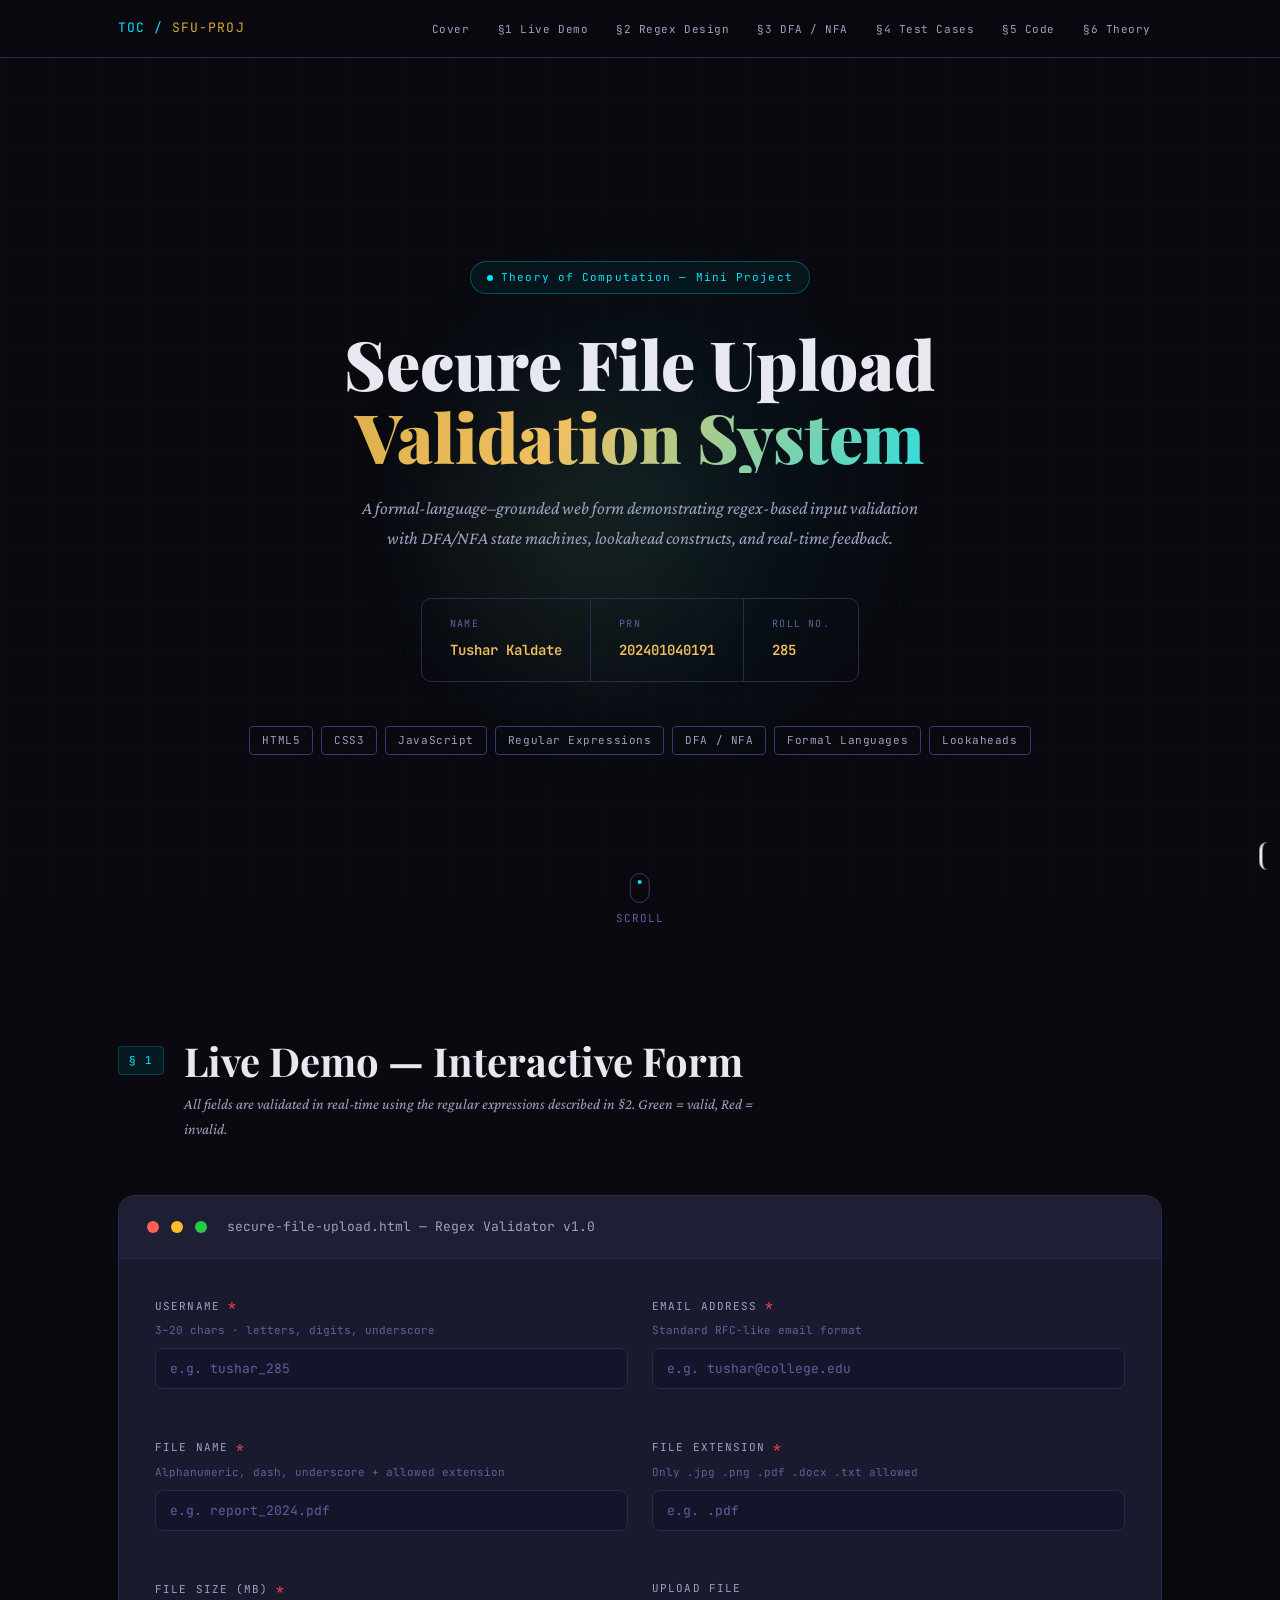
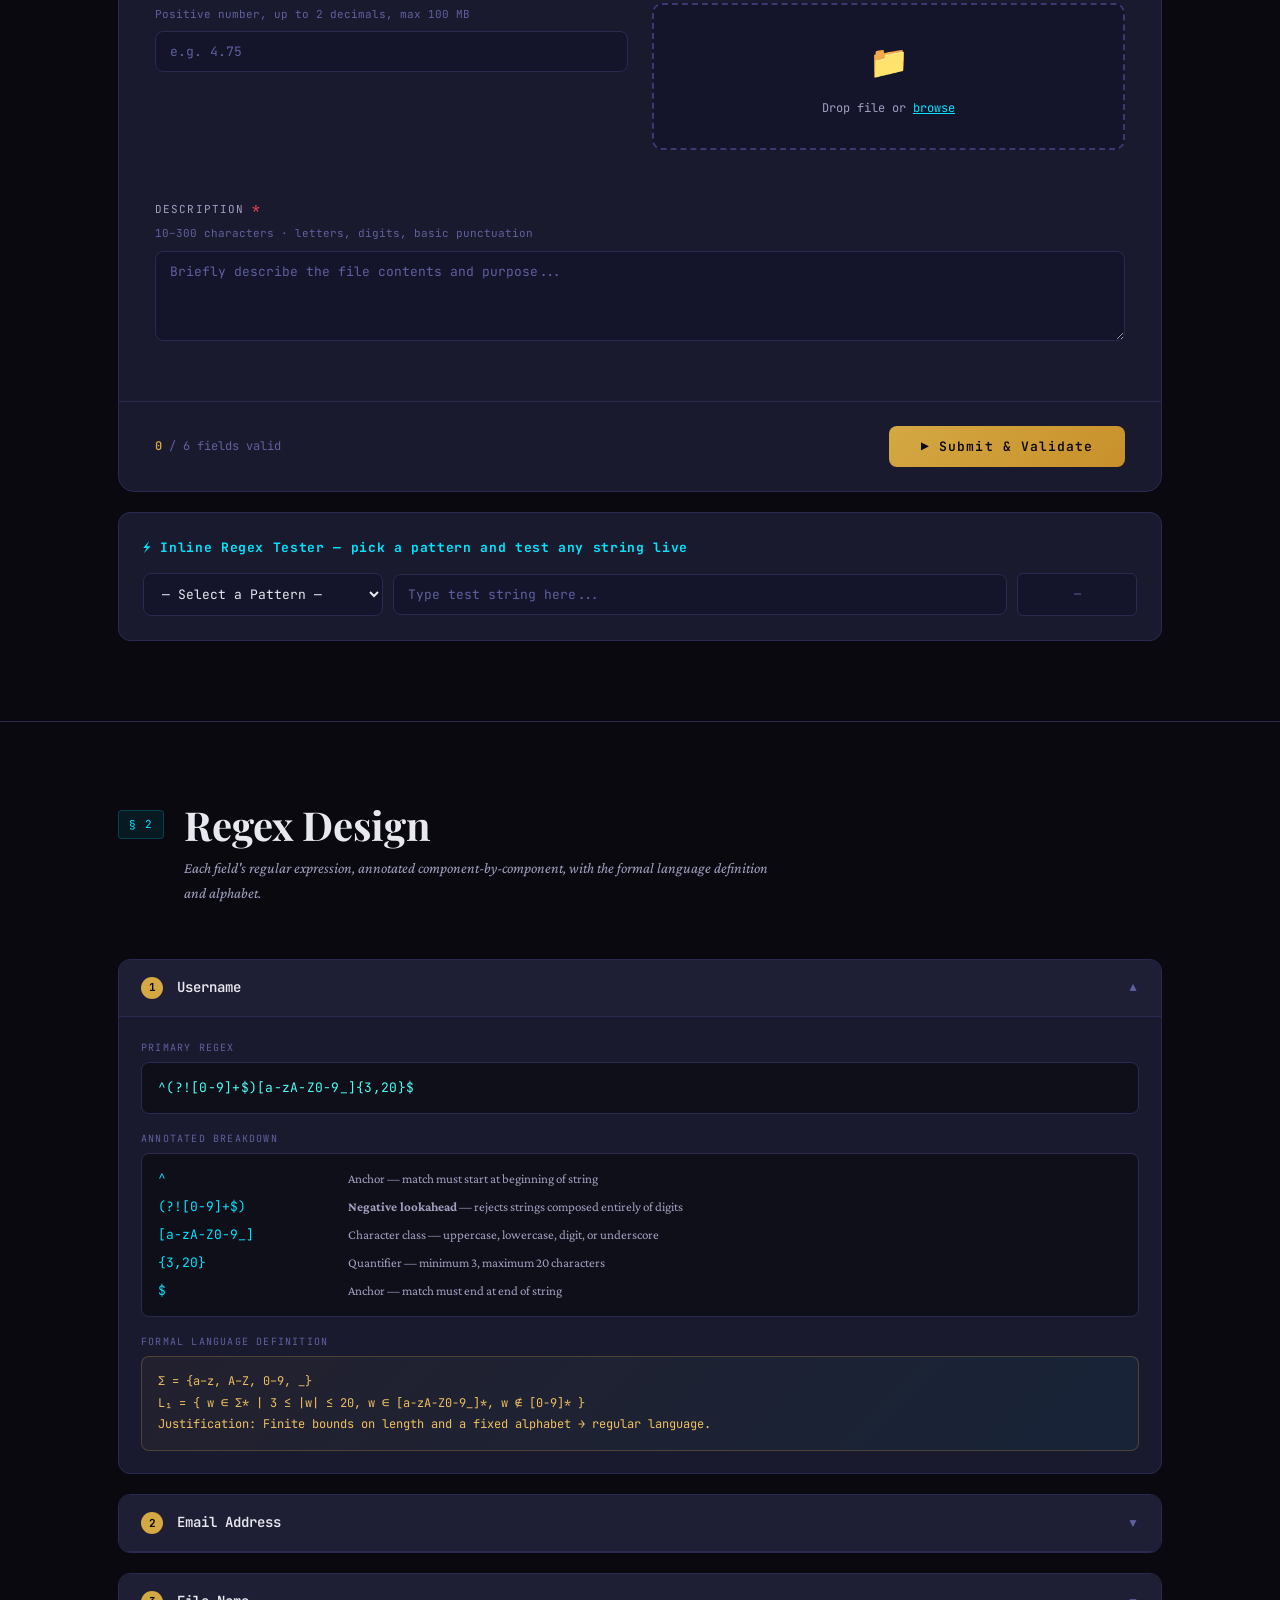
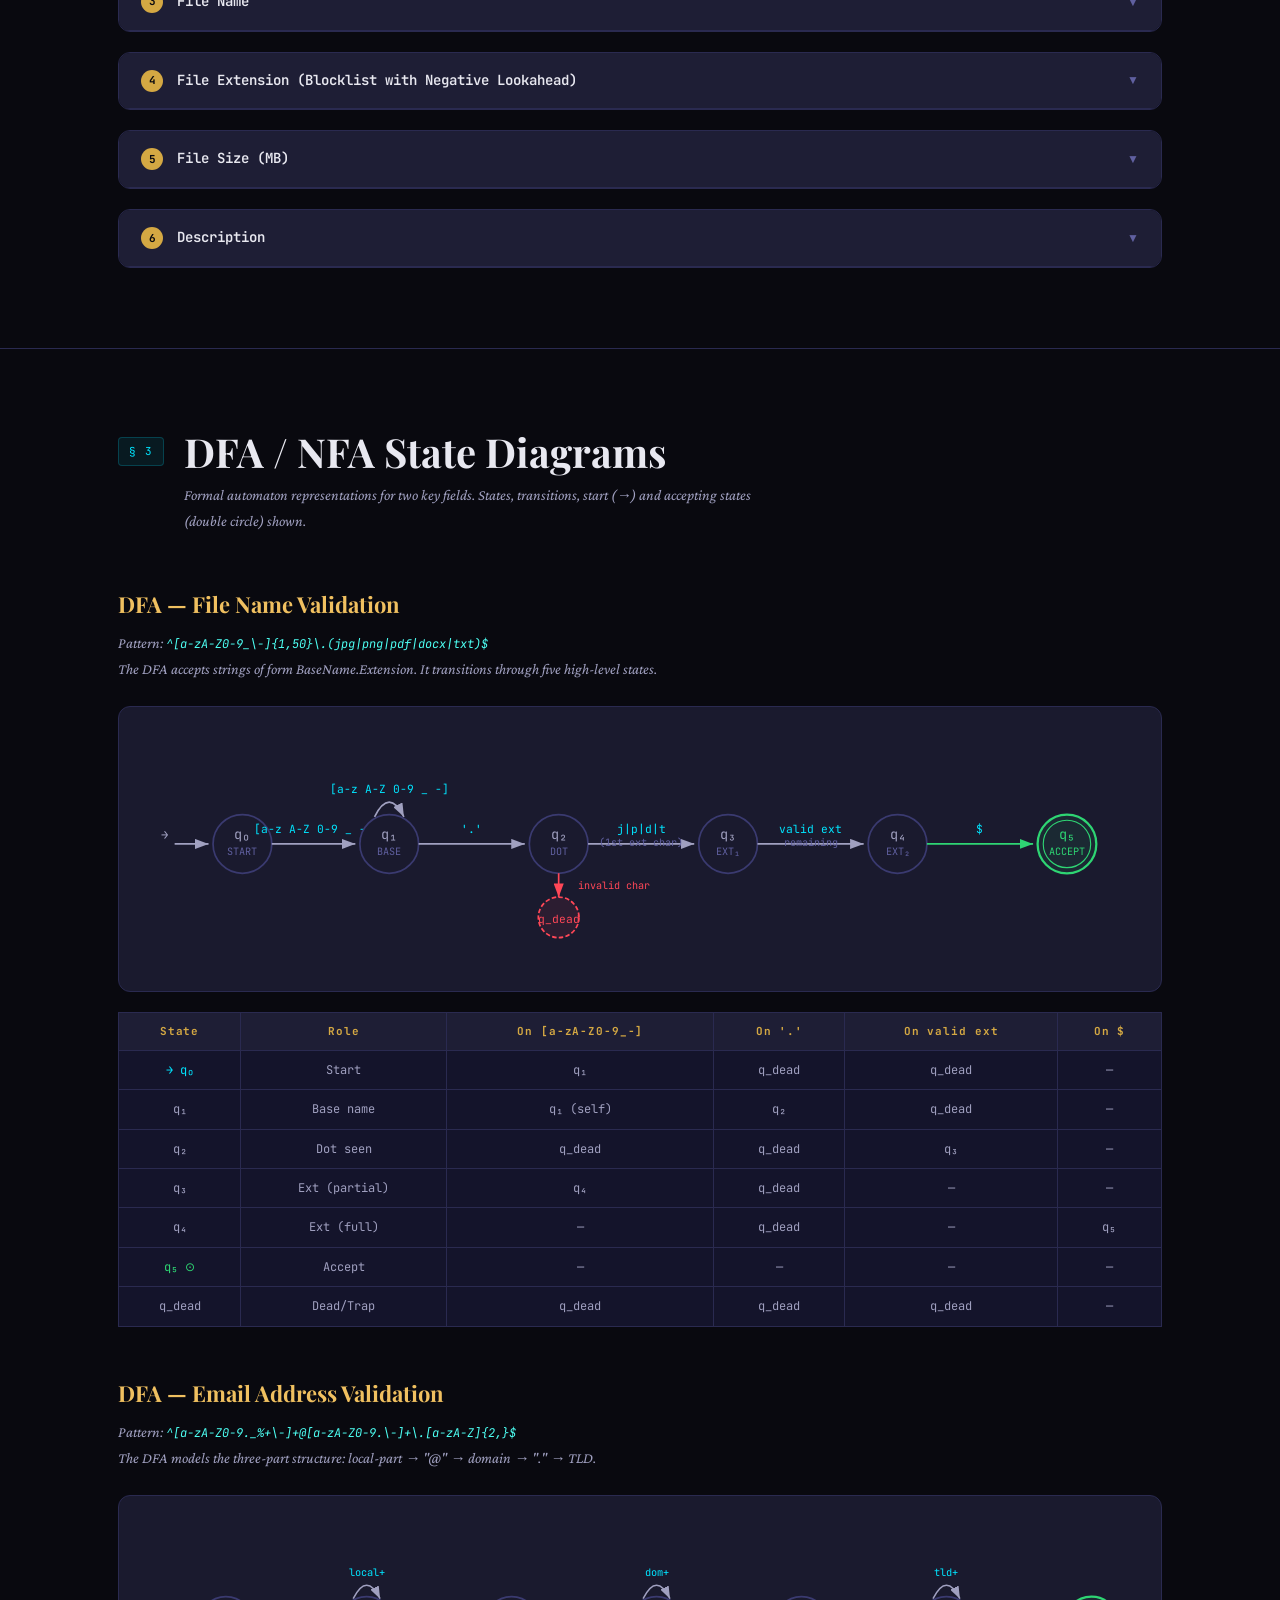
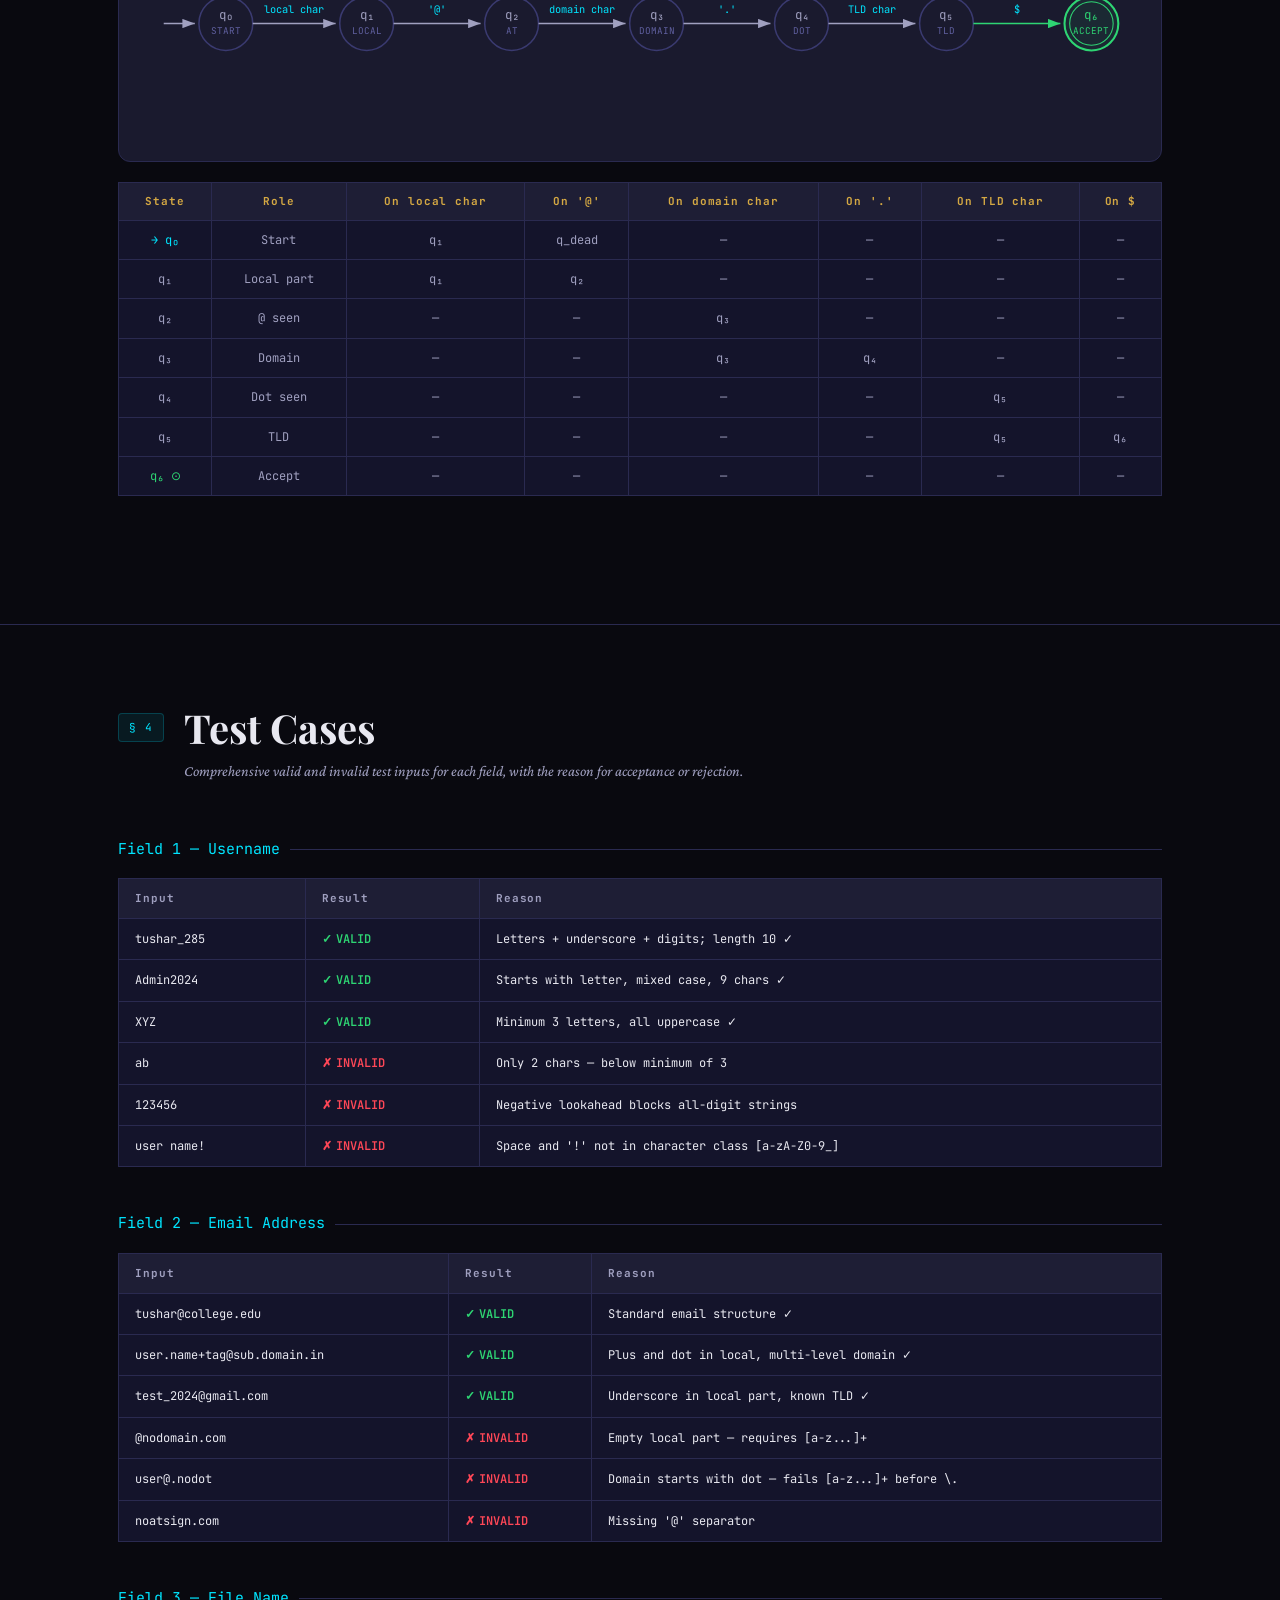
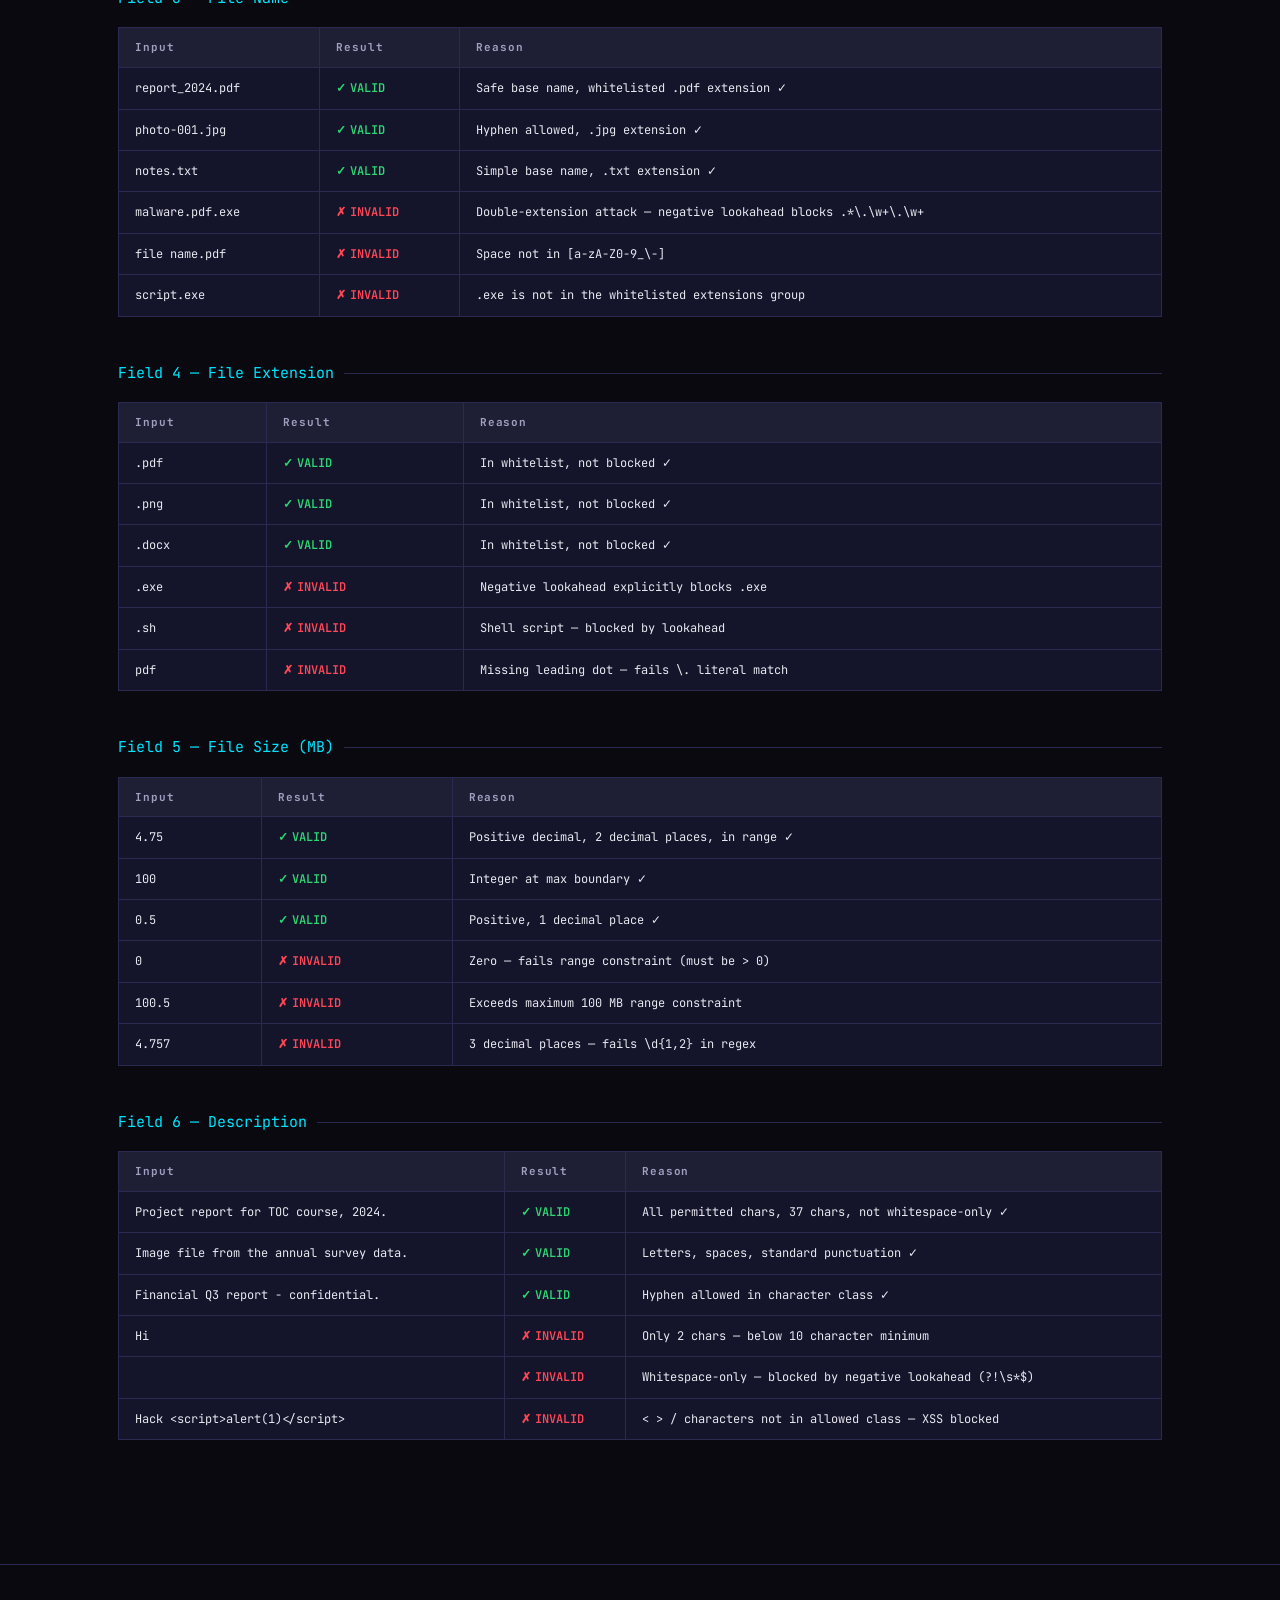
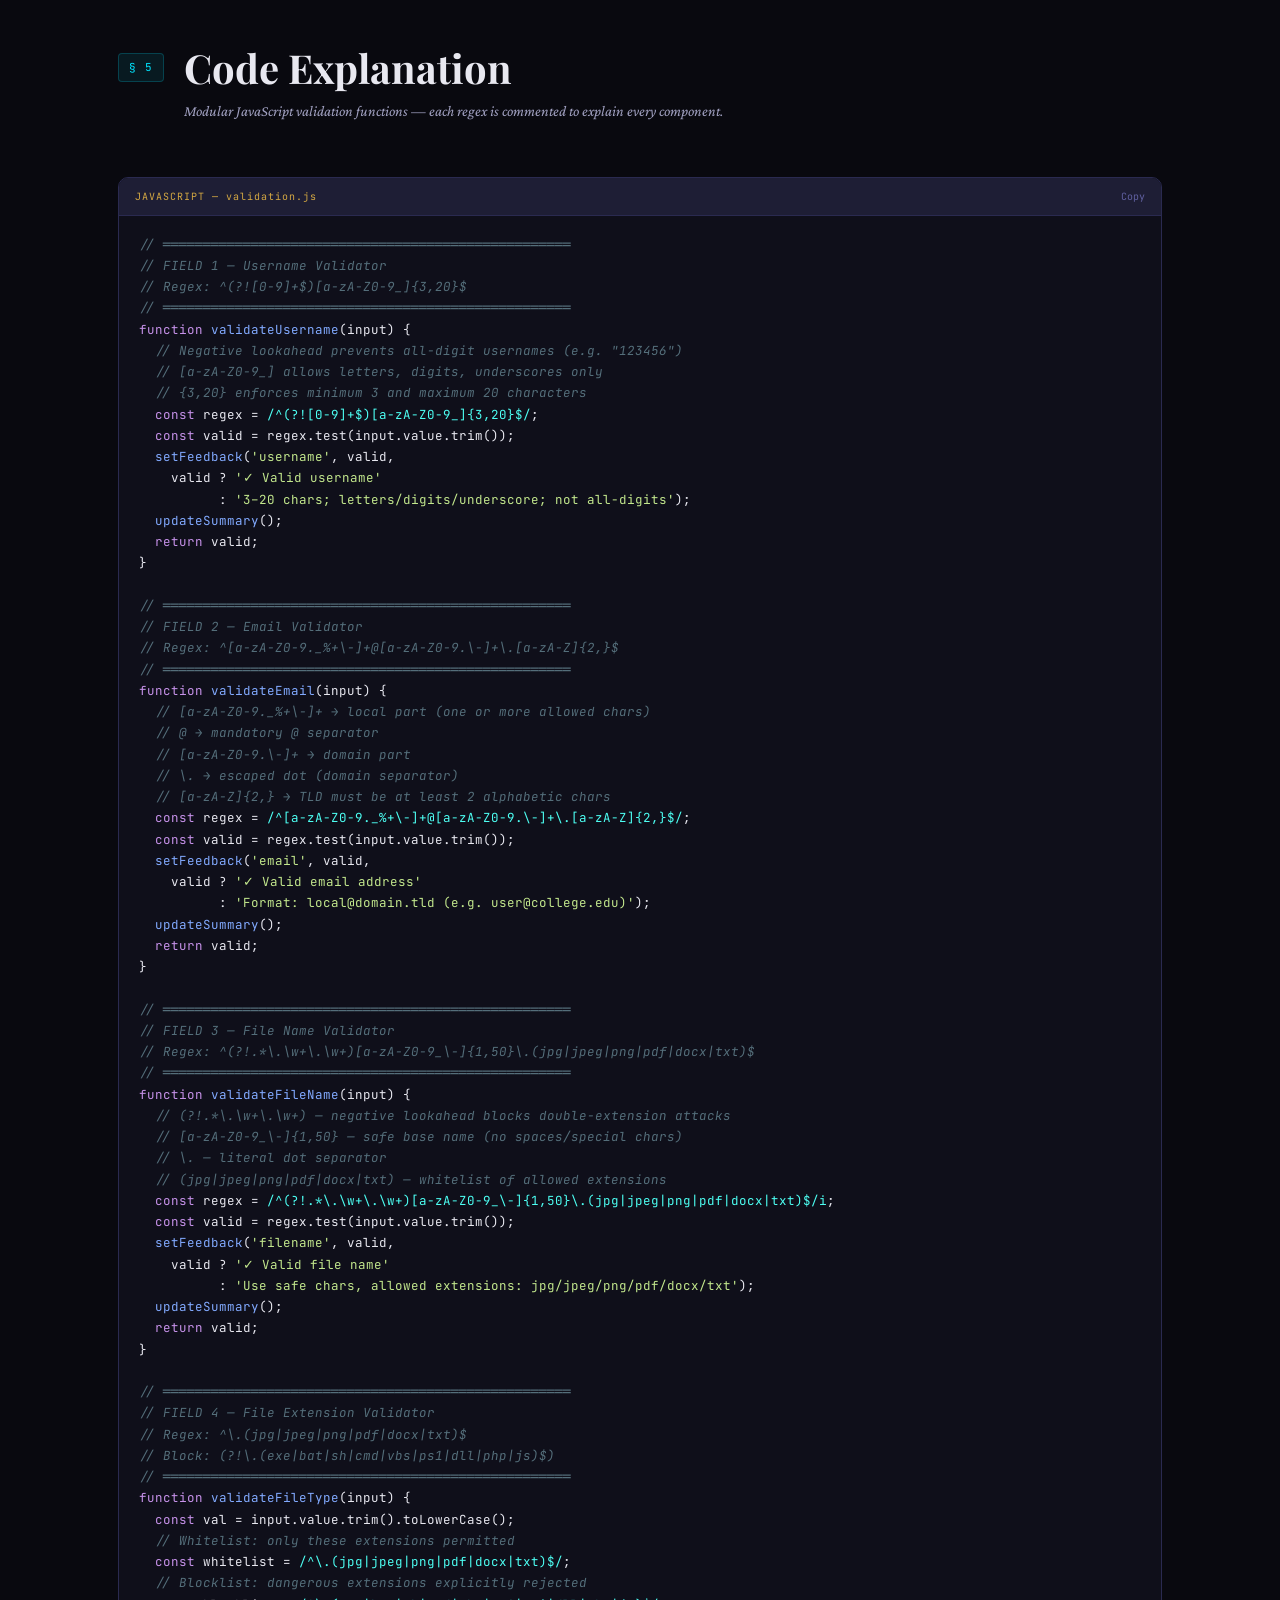
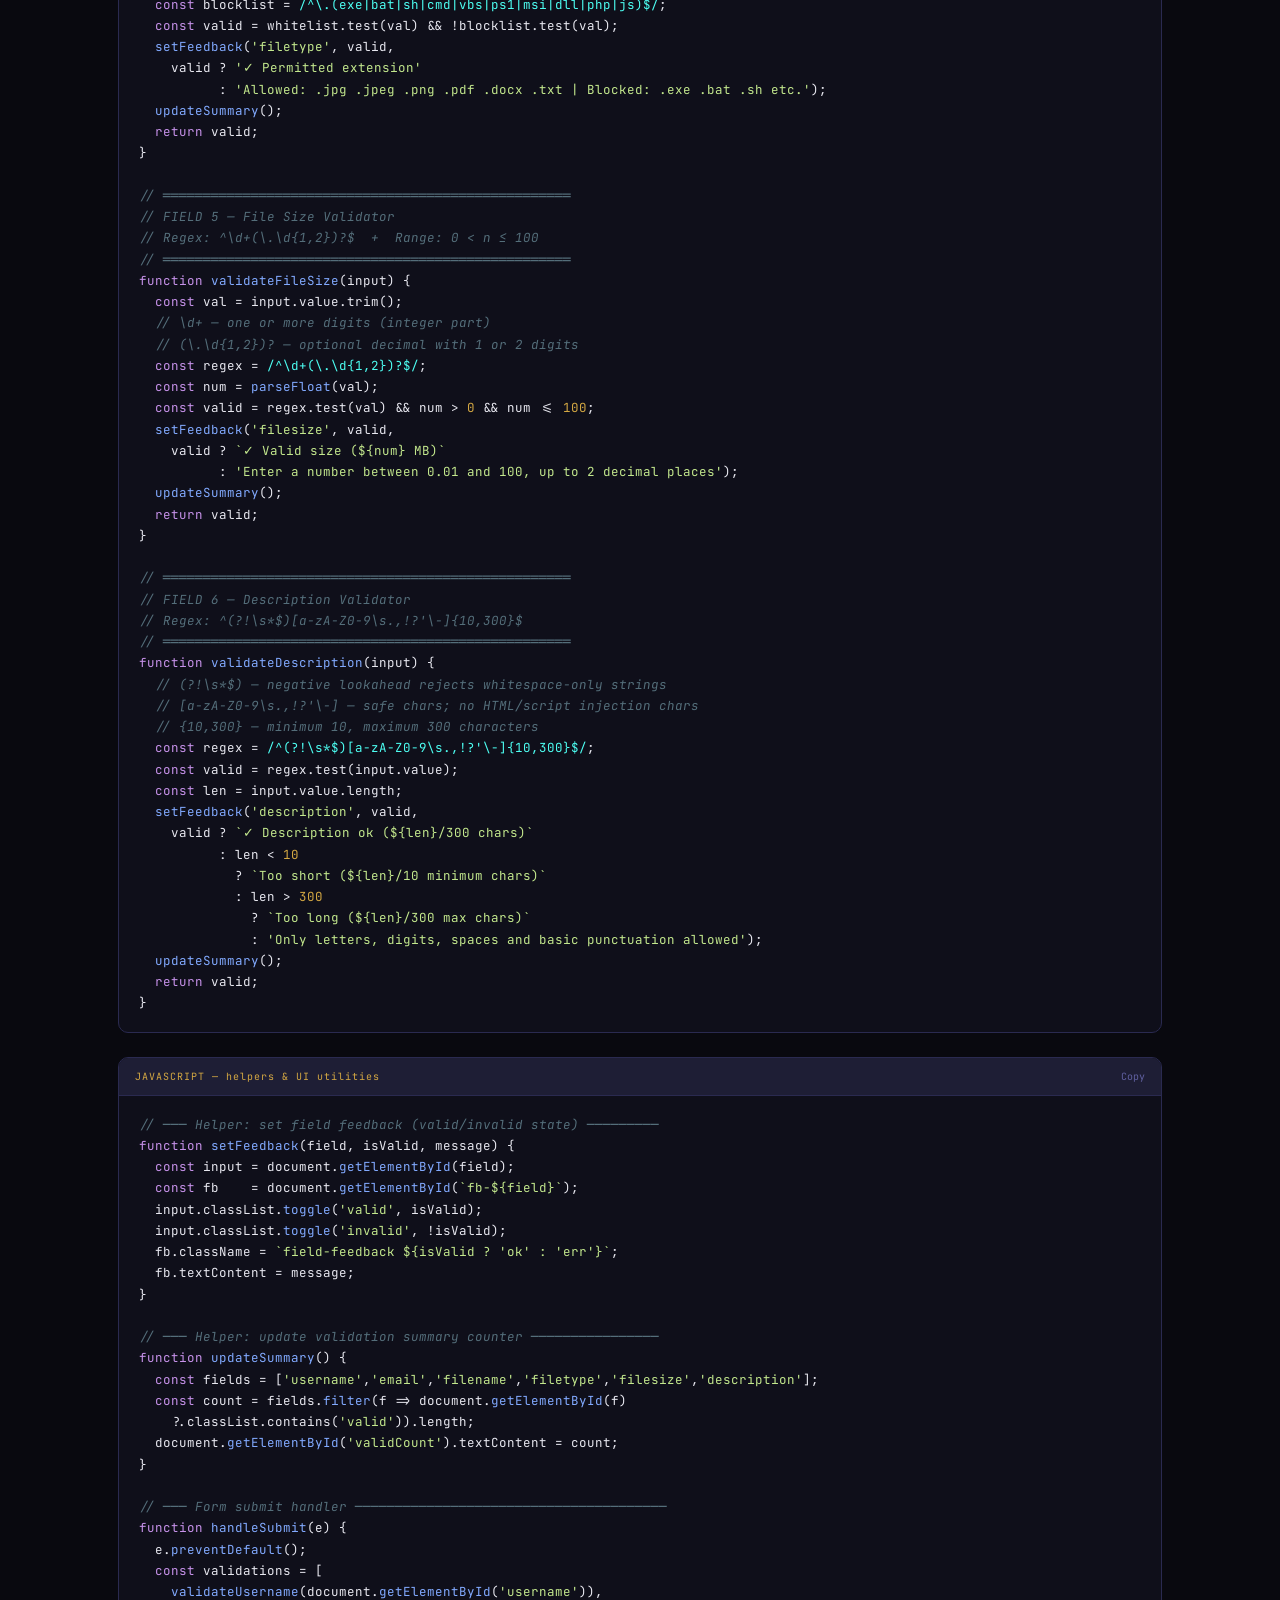
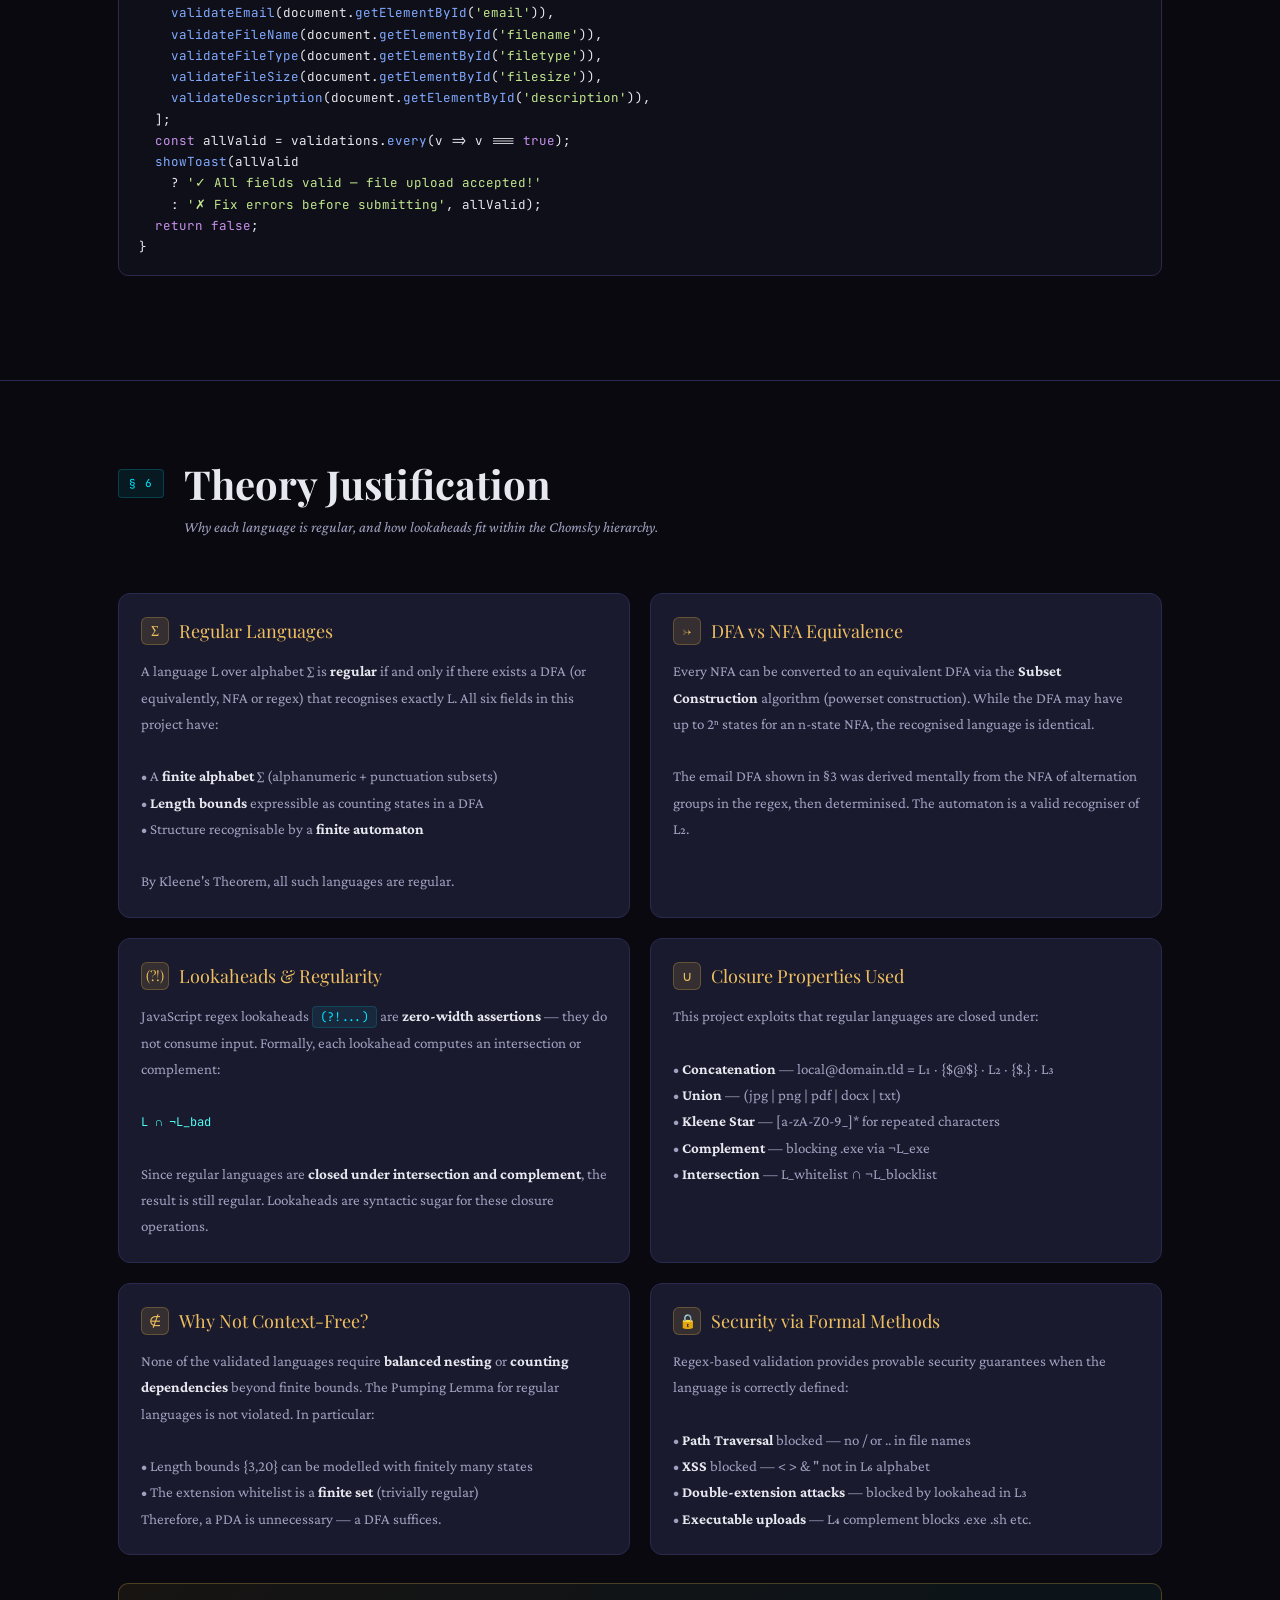
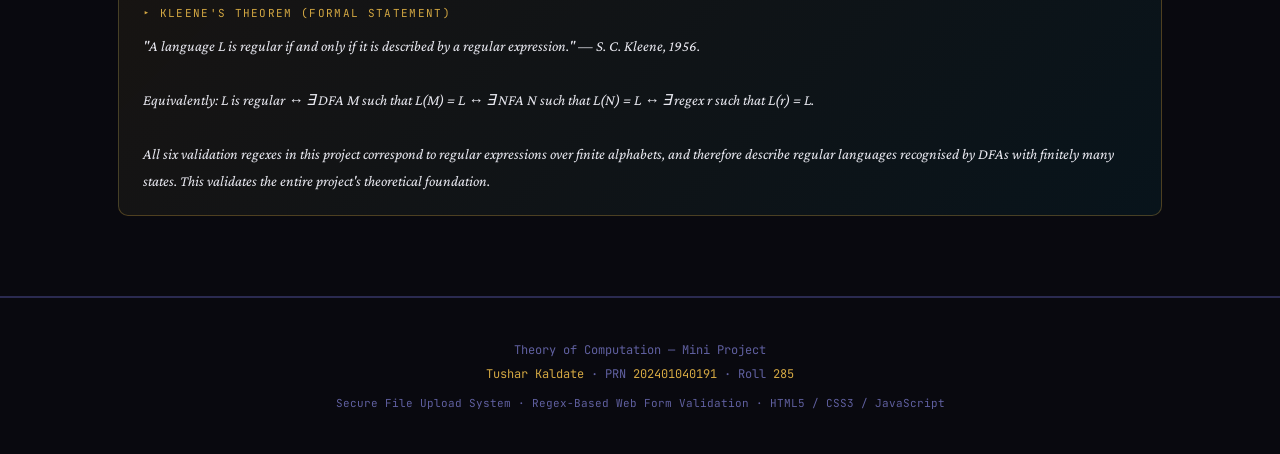
<file: index.html>
<!DOCTYPE html>
<html lang="en">
<head>
<meta charset="UTF-8" />
<meta name="viewport" content="width=device-width, initial-scale=1.0"/>
<title>Secure File Upload — TOC Project | Tushar Kaldate</title>
<link rel="preconnect" href="https://fonts.googleapis.com">
<link href="https://fonts.googleapis.com/css2?family=Playfair+Display:wght@700;900&family=JetBrains+Mono:wght@400;600;700&family=Crimson+Pro:ital,wght@0,300;0,400;0,600;1,300;1,400&display=swap" rel="stylesheet">
<style>
/* ═══════════════════════════════════════════════════
   DESIGN SYSTEM — Variables & Reset
═══════════════════════════════════════════════════ */
:root {
  --bg:         #09090f;
  --bg2:        #0f0f1a;
  --bg3:        #14142b;
  --surface:    #1a1a2e;
  --surface2:   #1e1e35;
  --border:     #2a2a50;
  --border2:    #3a3a70;
  --gold:       #d4a843;
  --gold2:      #f0c060;
  --cyan:       #00e5ff;
  --cyan2:      #4dfff3;
  --red:        #ff4757;
  --green:      #2ed573;
  --purple:     #7c4dff;
  --text:       #e8e8f0;
  --text2:      #a0a0c0;
  --text3:      #6060a0;
  --mono:       'JetBrains Mono', monospace;
  --serif:      'Playfair Display', serif;
  --body:       'Crimson Pro', serif;
  --glow-cyan:  0 0 20px rgba(0,229,255,0.3);
  --glow-gold:  0 0 20px rgba(212,168,67,0.3);
}

*, *::before, *::after { box-sizing: border-box; margin: 0; padding: 0; }

html { scroll-behavior: smooth; }

body {
  background: var(--bg);
  color: var(--text);
  font-family: var(--body);
  font-size: 17px;
  line-height: 1.7;
  min-height: 100vh;
  overflow-x: hidden;
}

/* Subtle grid background */
body::before {
  content: '';
  position: fixed;
  inset: 0;
  background-image:
    linear-gradient(rgba(0,229,255,0.025) 1px, transparent 1px),
    linear-gradient(90deg, rgba(0,229,255,0.025) 1px, transparent 1px);
  background-size: 50px 50px;
  pointer-events: none;
  z-index: 0;
}

/* ═══════════════════════════════════════════════════
   SCROLLBAR
═══════════════════════════════════════════════════ */
::-webkit-scrollbar { width: 6px; }
::-webkit-scrollbar-track { background: var(--bg2); }
::-webkit-scrollbar-thumb { background: var(--border2); border-radius: 3px; }
::-webkit-scrollbar-thumb:hover { background: var(--gold); }

/* ═══════════════════════════════════════════════════
   LAYOUT
═══════════════════════════════════════════════════ */
.container {
  max-width: 1100px;
  margin: 0 auto;
  padding: 0 28px;
  position: relative;
  z-index: 1;
}

/* ═══════════════════════════════════════════════════
   NAVIGATION
═══════════════════════════════════════════════════ */
nav {
  position: sticky;
  top: 0;
  z-index: 100;
  background: rgba(9,9,15,0.92);
  backdrop-filter: blur(20px);
  border-bottom: 1px solid var(--border);
  padding: 14px 0;
}
.nav-inner {
  display: flex;
  align-items: center;
  justify-content: space-between;
  max-width: 1100px;
  margin: 0 auto;
  padding: 0 28px;
}
.nav-brand {
  font-family: var(--mono);
  font-size: 13px;
  color: var(--cyan);
  letter-spacing: 0.08em;
}
.nav-brand span { color: var(--gold); }
.nav-links {
  display: flex;
  gap: 6px;
  list-style: none;
  flex-wrap: wrap;
}
.nav-links a {
  font-family: var(--mono);
  font-size: 11px;
  color: var(--text2);
  text-decoration: none;
  padding: 5px 10px;
  border-radius: 4px;
  border: 1px solid transparent;
  letter-spacing: 0.05em;
  transition: all 0.2s;
}
.nav-links a:hover {
  color: var(--cyan);
  border-color: var(--border2);
  background: rgba(0,229,255,0.06);
}

/* ═══════════════════════════════════════════════════
   COVER PAGE
═══════════════════════════════════════════════════ */
#cover {
  min-height: 100vh;
  display: flex;
  align-items: center;
  justify-content: center;
  text-align: center;
  position: relative;
  padding: 80px 28px;
}

.cover-glow {
  position: absolute;
  width: 600px; height: 600px;
  border-radius: 50%;
  background: radial-gradient(circle, rgba(0,229,255,0.07) 0%, transparent 70%);
  top: 50%; left: 50%;
  transform: translate(-50%, -50%);
  pointer-events: none;
}
.cover-glow2 {
  position: absolute;
  width: 400px; height: 400px;
  border-radius: 50%;
  background: radial-gradient(circle, rgba(212,168,67,0.07) 0%, transparent 70%);
  top: 30%; left: 30%;
  pointer-events: none;
}

.cover-badge {
  display: inline-flex;
  align-items: center;
  gap: 8px;
  font-family: var(--mono);
  font-size: 11px;
  color: var(--cyan);
  border: 1px solid rgba(0,229,255,0.3);
  background: rgba(0,229,255,0.05);
  padding: 6px 16px;
  border-radius: 20px;
  letter-spacing: 0.1em;
  margin-bottom: 32px;
  animation: fadeSlideDown 0.6s ease both;
}
.cover-badge::before {
  content: '';
  width: 6px; height: 6px;
  background: var(--cyan);
  border-radius: 50%;
  animation: pulse 1.5s ease infinite;
}

.cover-title {
  font-family: var(--serif);
  font-size: clamp(36px, 6vw, 68px);
  font-weight: 900;
  line-height: 1.08;
  margin-bottom: 20px;
  animation: fadeSlideDown 0.7s 0.1s ease both;
}
.cover-title .line1 { display: block; color: var(--text); }
.cover-title .line2 {
  display: block;
  background: linear-gradient(120deg, var(--gold) 0%, var(--gold2) 40%, var(--cyan) 100%);
  -webkit-background-clip: text;
  -webkit-text-fill-color: transparent;
  background-clip: text;
}

.cover-subtitle {
  font-size: 18px;
  color: var(--text2);
  max-width: 560px;
  margin: 0 auto 44px;
  font-style: italic;
  animation: fadeSlideDown 0.7s 0.2s ease both;
}

.cover-meta {
  display: inline-grid;
  grid-template-columns: auto auto auto;
  gap: 0;
  border: 1px solid var(--border);
  border-radius: 10px;
  overflow: hidden;
  animation: fadeSlideDown 0.7s 0.3s ease both;
  margin-bottom: 44px;
}
.meta-item {
  padding: 16px 28px;
  text-align: left;
  border-right: 1px solid var(--border);
}
.meta-item:last-child { border-right: none; }
.meta-label {
  font-family: var(--mono);
  font-size: 10px;
  color: var(--text3);
  letter-spacing: 0.12em;
  text-transform: uppercase;
  display: block;
  margin-bottom: 4px;
}
.meta-value {
  font-family: var(--mono);
  font-size: 14px;
  color: var(--gold2);
  font-weight: 600;
}

.cover-tags {
  display: flex;
  gap: 8px;
  justify-content: center;
  flex-wrap: wrap;
  animation: fadeSlideDown 0.7s 0.4s ease both;
}
.tag {
  font-family: var(--mono);
  font-size: 11px;
  padding: 4px 12px;
  border-radius: 4px;
  border: 1px solid var(--border2);
  color: var(--text2);
  letter-spacing: 0.05em;
}

.scroll-cue {
  position: absolute;
  bottom: 30px;
  left: 50%;
  transform: translateX(-50%);
  display: flex;
  flex-direction: column;
  align-items: center;
  gap: 6px;
  color: var(--text3);
  font-family: var(--mono);
  font-size: 11px;
  letter-spacing: 0.1em;
  animation: fadeIn 1s 1s ease both;
}
.scroll-arrow {
  width: 20px; height: 30px;
  border: 1.5px solid var(--border2);
  border-radius: 10px;
  position: relative;
}
.scroll-arrow::after {
  content: '';
  position: absolute;
  width: 4px; height: 4px;
  background: var(--cyan);
  border-radius: 50%;
  left: 50%; top: 6px;
  transform: translateX(-50%);
  animation: scrollDot 1.5s ease infinite;
}

/* ═══════════════════════════════════════════════════
   SECTION LAYOUT
═══════════════════════════════════════════════════ */
section {
  padding: 80px 0;
  border-bottom: 1px solid var(--border);
}

.section-header {
  display: flex;
  align-items: flex-start;
  gap: 20px;
  margin-bottom: 52px;
}
.section-number {
  font-family: var(--mono);
  font-size: 11px;
  color: var(--cyan);
  background: rgba(0,229,255,0.08);
  border: 1px solid rgba(0,229,255,0.2);
  padding: 4px 10px;
  border-radius: 4px;
  letter-spacing: 0.1em;
  margin-top: 8px;
  white-space: nowrap;
}
.section-title-group { flex: 1; }
.section-title {
  font-family: var(--serif);
  font-size: clamp(26px, 4vw, 40px);
  font-weight: 700;
  color: var(--text);
  line-height: 1.15;
  margin-bottom: 8px;
}
.section-desc {
  color: var(--text2);
  font-size: 15px;
  max-width: 600px;
  font-style: italic;
}

/* ═══════════════════════════════════════════════════
   §1 — LIVE DEMO FORM
═══════════════════════════════════════════════════ */
.form-wrapper {
  background: var(--surface);
  border: 1px solid var(--border);
  border-radius: 16px;
  overflow: hidden;
}

.form-header {
  padding: 20px 28px;
  background: var(--surface2);
  border-bottom: 1px solid var(--border);
  display: flex;
  align-items: center;
  gap: 12px;
}
.dot { width: 12px; height: 12px; border-radius: 50%; }
.dot.r { background: #ff5f57; }
.dot.y { background: #ffbd2e; }
.dot.g { background: #28ca41; }
.form-title-bar {
  margin-left: 8px;
  font-family: var(--mono);
  font-size: 13px;
  color: var(--text2);
}

.form-body { padding: 36px 36px; }

.form-grid {
  display: grid;
  grid-template-columns: 1fr 1fr;
  gap: 24px;
}

.field-group {
  display: flex;
  flex-direction: column;
  gap: 6px;
}
.field-group.full { grid-column: 1 / -1; }

label {
  font-family: var(--mono);
  font-size: 11px;
  color: var(--text2);
  letter-spacing: 0.1em;
  text-transform: uppercase;
  display: flex;
  align-items: center;
  gap: 8px;
}
.req { color: var(--red); font-size: 13px; }
.field-hint {
  font-size: 11px;
  font-family: var(--mono);
  color: var(--text3);
  display: block;
  margin-top: -2px;
  margin-bottom: 2px;
  font-style: normal;
}

input, textarea, select {
  background: var(--bg3);
  border: 1px solid var(--border);
  border-radius: 8px;
  color: var(--text);
  font-family: var(--mono);
  font-size: 13px;
  padding: 11px 14px;
  width: 100%;
  outline: none;
  transition: all 0.25s ease;
}
input::placeholder, textarea::placeholder { color: var(--text3); }
input:focus, textarea:focus, select:focus {
  border-color: var(--cyan);
  box-shadow: 0 0 0 3px rgba(0,229,255,0.1);
  background: var(--bg2);
}
input.valid {
  border-color: var(--green);
  box-shadow: 0 0 0 2px rgba(46,213,115,0.12);
}
input.invalid, textarea.invalid, select.invalid {
  border-color: var(--red);
  box-shadow: 0 0 0 2px rgba(255,71,87,0.12);
}
input.valid { border-color: var(--green); box-shadow: 0 0 0 2px rgba(46,213,115,0.12); }
textarea { resize: vertical; min-height: 90px; }
select option { background: var(--bg3); }

.field-feedback {
  font-family: var(--mono);
  font-size: 11px;
  min-height: 18px;
  transition: all 0.25s;
  display: flex;
  align-items: center;
  gap: 5px;
}
.field-feedback.ok  { color: var(--green); }
.field-feedback.err { color: var(--red); }

/* File upload area */
.file-drop {
  border: 2px dashed var(--border2);
  border-radius: 10px;
  padding: 30px;
  text-align: center;
  cursor: pointer;
  transition: all 0.25s;
  background: var(--bg3);
  position: relative;
}
.file-drop:hover, .file-drop.drag { border-color: var(--cyan); background: rgba(0,229,255,0.04); }
.file-drop input[type="file"] {
  position: absolute; inset: 0; opacity: 0; cursor: pointer; width: 100%; height: 100%;
  padding: 0; margin: 0; border: none;
}
.file-icon { font-size: 32px; margin-bottom: 8px; display: block; }
.file-drop-label {
  font-family: var(--mono);
  font-size: 12px;
  color: var(--text2);
  display: block;
}
.file-drop-label span { color: var(--cyan); text-decoration: underline; }

/* Submit */
.form-footer {
  padding: 24px 36px;
  border-top: 1px solid var(--border);
  display: flex;
  align-items: center;
  justify-content: space-between;
  gap: 16px;
  flex-wrap: wrap;
}
.validation-summary {
  font-family: var(--mono);
  font-size: 12px;
  color: var(--text3);
}
.validation-summary span { color: var(--gold); font-weight: 600; }

.btn-submit {
  font-family: var(--mono);
  font-size: 13px;
  font-weight: 600;
  letter-spacing: 0.08em;
  padding: 12px 32px;
  background: linear-gradient(135deg, var(--gold) 0%, #c8902a 100%);
  color: #09090f;
  border: none;
  border-radius: 8px;
  cursor: pointer;
  position: relative;
  overflow: hidden;
  transition: all 0.25s;
}
.btn-submit::before {
  content: '';
  position: absolute;
  inset: 0;
  background: linear-gradient(135deg, var(--gold2), var(--gold));
  opacity: 0;
  transition: opacity 0.25s;
}
.btn-submit:hover::before { opacity: 1; }
.btn-submit:hover { transform: translateY(-1px); box-shadow: 0 4px 20px rgba(212,168,67,0.4); }
.btn-submit:active { transform: translateY(0); }
.btn-submit span { position: relative; z-index: 1; }

/* Toast */
#toast {
  position: fixed;
  bottom: 30px;
  right: 30px;
  z-index: 999;
  font-family: var(--mono);
  font-size: 13px;
  padding: 14px 22px;
  border-radius: 8px;
  border-left: 3px solid;
  backdrop-filter: blur(12px);
  transform: translateX(120%);
  transition: transform 0.35s cubic-bezier(0.34,1.56,0.64,1);
  max-width: 320px;
}
#toast.show { transform: translateX(0); }
#toast.success { background: rgba(46,213,115,0.15); border-color: var(--green); color: var(--green); }
#toast.error   { background: rgba(255,71,87,0.15); border-color: var(--red); color: var(--red); }

/* ═══════════════════════════════════════════════════
   §2 — REGEX DESIGN
═══════════════════════════════════════════════════ */
.regex-cards {
  display: grid;
  gap: 20px;
}

.regex-card {
  background: var(--surface);
  border: 1px solid var(--border);
  border-radius: 12px;
  overflow: hidden;
  transition: border-color 0.25s;
}
.regex-card:hover { border-color: var(--border2); }

.rc-head {
  display: flex;
  align-items: center;
  gap: 14px;
  padding: 16px 22px;
  background: var(--surface2);
  border-bottom: 1px solid var(--border);
  cursor: pointer;
  user-select: none;
}
.rc-num {
  font-family: var(--mono);
  font-size: 11px;
  color: var(--bg);
  background: var(--gold);
  width: 22px; height: 22px;
  border-radius: 50%;
  display: flex; align-items: center; justify-content: center;
  font-weight: 700;
  flex-shrink: 0;
}
.rc-name {
  font-family: var(--mono);
  font-size: 14px;
  color: var(--text);
  font-weight: 600;
  flex: 1;
}
.rc-chevron {
  font-size: 12px;
  color: var(--text3);
  transition: transform 0.25s;
}
.regex-card.open .rc-chevron { transform: rotate(180deg); }

.rc-body {
  display: none;
  padding: 22px;
  gap: 16px;
  flex-direction: column;
}
.regex-card.open .rc-body { display: flex; }

.rc-section-label {
  font-family: var(--mono);
  font-size: 10px;
  color: var(--text3);
  letter-spacing: 0.12em;
  text-transform: uppercase;
  margin-bottom: 6px;
}

.regex-block {
  background: var(--bg2);
  border: 1px solid var(--border);
  border-radius: 8px;
  padding: 14px 16px;
  font-family: var(--mono);
  font-size: 13px;
  color: var(--cyan2);
  overflow-x: auto;
  white-space: nowrap;
  letter-spacing: 0.02em;
}

.regex-annotated {
  background: var(--bg2);
  border: 1px solid var(--border);
  border-radius: 8px;
  padding: 14px 16px;
}
.annot-line {
  display: flex;
  gap: 10px;
  margin-bottom: 6px;
  font-size: 13px;
  align-items: flex-start;
}
.annot-line:last-child { margin-bottom: 0; }
.annot-part {
  font-family: var(--mono);
  color: var(--cyan);
  min-width: 180px;
  flex-shrink: 0;
}
.annot-desc { color: var(--text2); }

.formal-lang {
  background: linear-gradient(135deg, rgba(212,168,67,0.05), rgba(0,229,255,0.05));
  border: 1px solid rgba(212,168,67,0.25);
  border-radius: 8px;
  padding: 14px 16px;
  font-family: var(--mono);
  font-size: 12px;
  color: var(--gold2);
  line-height: 1.8;
}

/* ═══════════════════════════════════════════════════
   §3 — DFA / NFA DIAGRAMS
═══════════════════════════════════════════════════ */
.dfa-section {
  margin-bottom: 48px;
}
.dfa-title {
  font-family: var(--serif);
  font-size: 22px;
  color: var(--gold2);
  margin-bottom: 8px;
}
.dfa-desc {
  color: var(--text2);
  font-size: 15px;
  margin-bottom: 24px;
  font-style: italic;
}
.dfa-diagram {
  background: var(--surface);
  border: 1px solid var(--border);
  border-radius: 12px;
  padding: 24px;
  overflow-x: auto;
}
.dfa-diagram svg { max-width: 100%; height: auto; }

.transition-table {
  margin-top: 24px;
  width: 100%;
  border-collapse: collapse;
  font-family: var(--mono);
  font-size: 12px;
}
.transition-table th, .transition-table td {
  padding: 9px 14px;
  border: 1px solid var(--border);
  text-align: center;
}
.transition-table th {
  background: var(--surface2);
  color: var(--gold);
  font-size: 11px;
  letter-spacing: 0.08em;
}
.transition-table td { color: var(--text2); background: var(--bg3); }
.transition-table tr:hover td { background: var(--surface); }
.state-start { color: var(--cyan) !important; }
.state-accept { color: var(--green) !important; }

/* ═══════════════════════════════════════════════════
   §4 — TEST CASES
═══════════════════════════════════════════════════ */
.test-section { margin-bottom: 44px; }
.test-section-title {
  font-family: var(--mono);
  font-size: 15px;
  color: var(--cyan);
  margin-bottom: 16px;
  display: flex;
  align-items: center;
  gap: 10px;
}
.test-section-title::after {
  content: '';
  flex: 1;
  height: 1px;
  background: var(--border);
}

.test-table {
  width: 100%;
  border-collapse: collapse;
  font-size: 14px;
}
.test-table th {
  background: var(--surface2);
  color: var(--text2);
  font-family: var(--mono);
  font-size: 11px;
  letter-spacing: 0.08em;
  padding: 10px 16px;
  text-align: left;
  border: 1px solid var(--border);
}
.test-table td {
  padding: 10px 16px;
  border: 1px solid var(--border);
  background: var(--bg3);
  font-family: var(--mono);
  font-size: 12px;
  color: var(--text);
  vertical-align: top;
}
.test-table tr:hover td { background: var(--surface); }
.badge-valid {
  display: inline-flex;
  align-items: center;
  gap: 4px;
  color: var(--green);
  font-weight: 600;
}
.badge-invalid {
  display: inline-flex;
  align-items: center;
  gap: 4px;
  color: var(--red);
  font-weight: 600;
}
.badge-valid::before  { content: '✓'; }
.badge-invalid::before { content: '✗'; }
.test-input { color: var(--cyan2); }
.test-reason { color: var(--text2); font-size: 11px; }

/* ═══════════════════════════════════════════════════
   §5 — CODE EXPLANATION
═══════════════════════════════════════════════════ */
.code-block-wrapper {
  background: var(--bg2);
  border: 1px solid var(--border);
  border-radius: 10px;
  overflow: hidden;
  margin-bottom: 24px;
}
.code-header {
  display: flex;
  align-items: center;
  justify-content: space-between;
  padding: 10px 16px;
  background: var(--surface2);
  border-bottom: 1px solid var(--border);
}
.code-lang {
  font-family: var(--mono);
  font-size: 10px;
  color: var(--gold);
  letter-spacing: 0.1em;
}
.code-copy {
  font-family: var(--mono);
  font-size: 10px;
  color: var(--text3);
  cursor: pointer;
  background: none;
  border: none;
  transition: color 0.2s;
}
.code-copy:hover { color: var(--cyan); }
pre {
  padding: 18px 20px;
  overflow-x: auto;
  font-family: var(--mono);
  font-size: 12.5px;
  line-height: 1.7;
  color: var(--text);
  tab-size: 2;
}
.kw   { color: #c792ea; }
.fn   { color: #82aaff; }
.str  { color: #c3e88d; }
.cmt  { color: #546e7a; font-style: italic; }
.num  { color: var(--gold); }
.rx   { color: var(--cyan2); }

/* ═══════════════════════════════════════════════════
   §6 — THEORY
═══════════════════════════════════════════════════ */
.theory-grid {
  display: grid;
  grid-template-columns: 1fr 1fr;
  gap: 20px;
}

.theory-card {
  background: var(--surface);
  border: 1px solid var(--border);
  border-radius: 12px;
  padding: 22px;
}
.theory-card-title {
  font-family: var(--serif);
  font-size: 18px;
  color: var(--gold2);
  margin-bottom: 12px;
  display: flex;
  align-items: center;
  gap: 10px;
}
.theory-card-title .icon {
  width: 28px; height: 28px;
  border-radius: 6px;
  background: rgba(212,168,67,0.15);
  border: 1px solid rgba(212,168,67,0.3);
  display: flex; align-items: center; justify-content: center;
  font-size: 14px;
}
.theory-body {
  color: var(--text2);
  font-size: 15px;
  line-height: 1.75;
}
.theory-body strong { color: var(--text); }
.theory-body .highlight {
  font-family: var(--mono);
  font-size: 12px;
  color: var(--cyan);
  background: rgba(0,229,255,0.07);
  border: 1px solid rgba(0,229,255,0.15);
  padding: 2px 7px;
  border-radius: 4px;
}

.theorem-box {
  background: linear-gradient(135deg, rgba(212,168,67,0.07) 0%, rgba(0,229,255,0.05) 100%);
  border: 1px solid rgba(212,168,67,0.3);
  border-radius: 10px;
  padding: 20px 24px;
  margin-top: 28px;
}
.theorem-title {
  font-family: var(--mono);
  font-size: 11px;
  color: var(--gold);
  letter-spacing: 0.12em;
  text-transform: uppercase;
  margin-bottom: 10px;
}
.theorem-body {
  color: var(--text);
  font-size: 15px;
  line-height: 1.8;
  font-style: italic;
}

/* ═══════════════════════════════════════════════════
   FOOTER
═══════════════════════════════════════════════════ */
footer {
  padding: 40px 28px;
  text-align: center;
  border-top: 1px solid var(--border);
}
.footer-inner {
  font-family: var(--mono);
  font-size: 12px;
  color: var(--text3);
  line-height: 2;
}
.footer-inner span { color: var(--gold); }

/* ═══════════════════════════════════════════════════
   ANIMATIONS
═══════════════════════════════════════════════════ */
@keyframes fadeSlideDown {
  from { opacity: 0; transform: translateY(-18px); }
  to   { opacity: 1; transform: translateY(0); }
}
@keyframes fadeIn {
  from { opacity: 0; }
  to   { opacity: 1; }
}
@keyframes pulse {
  0%, 100% { opacity: 1; }
  50%       { opacity: 0.3; }
}
@keyframes scrollDot {
  0%   { top: 6px; opacity: 1; }
  100% { top: 18px; opacity: 0; }
}

/* ═══════════════════════════════════════════════════
   RESPONSIVE
═══════════════════════════════════════════════════ */
@media (max-width: 768px) {
  .form-grid    { grid-template-columns: 1fr; }
  .theory-grid  { grid-template-columns: 1fr; }
  .cover-meta   { grid-template-columns: 1fr; }
  .meta-item    { border-right: none; border-bottom: 1px solid var(--border); }
  .meta-item:last-child { border-bottom: none; }
  .form-body    { padding: 22px; }
  .form-footer  { flex-direction: column; align-items: stretch; }
  .nav-links    { display: none; }
}

/* Live tester */
.live-tester {
  background: var(--surface);
  border: 1px solid var(--border);
  border-radius: 12px;
  padding: 24px;
  margin-top: 20px;
}
.live-tester h4 {
  font-family: var(--mono);
  font-size: 13px;
  color: var(--cyan);
  margin-bottom: 14px;
  letter-spacing: 0.05em;
}
.tester-row { display: flex; gap: 10px; align-items: center; flex-wrap: wrap; }
.tester-select, .tester-input {
  flex: 1;
  min-width: 120px;
}
.tester-result {
  font-family: var(--mono);
  font-size: 12px;
  padding: 10px 14px;
  border-radius: 6px;
  min-width: 120px;
  text-align: center;
}
.tester-result.match { background: rgba(46,213,115,0.12); color: var(--green); border: 1px solid rgba(46,213,115,0.3); }
.tester-result.nomatch { background: rgba(255,71,87,0.12); color: var(--red); border: 1px solid rgba(255,71,87,0.3); }
.tester-result.idle { background: var(--bg3); color: var(--text3); border: 1px solid var(--border); }
</style>
</head>
<body>

<!-- ── NAVIGATION ─────────────────────────────────── -->
<nav>
  <div class="nav-inner">
    <div class="nav-brand">TOC / <span>SFU-PROJ</span></div>
    <ul class="nav-links">
      <li><a href="#cover">Cover</a></li>
      <li><a href="#demo">§1 Live Demo</a></li>
      <li><a href="#regex-design">§2 Regex Design</a></li>
      <li><a href="#dfa">§3 DFA / NFA</a></li>
      <li><a href="#tests">§4 Test Cases</a></li>
      <li><a href="#code">§5 Code</a></li>
      <li><a href="#theory">§6 Theory</a></li>
    </ul>
  </div>
</nav>

<!-- ── COVER PAGE ─────────────────────────────────── -->
<div id="cover">
  <div class="cover-glow"></div>
  <div class="cover-glow2"></div>
  <div class="container" style="position:relative;z-index:1;">
    <div class="cover-badge">Theory of Computation — Mini Project</div>
    <h1 class="cover-title">
      <span class="line1">Secure File Upload</span>
      <span class="line2">Validation System</span>
    </h1>
    <p class="cover-subtitle">
      A formal-language–grounded web form demonstrating regex-based input validation
      with DFA/NFA state machines, lookahead constructs, and real-time feedback.
    </p>
    <div class="cover-meta">
      <div class="meta-item">
        <span class="meta-label">Name</span>
        <span class="meta-value">Tushar Kaldate</span>
      </div>
      <div class="meta-item">
        <span class="meta-label">PRN</span>
        <span class="meta-value">202401040191</span>
      </div>
      <div class="meta-item">
        <span class="meta-label">Roll No.</span>
        <span class="meta-value">285</span>
      </div>
    </div>
    <div class="cover-tags">
      <span class="tag">HTML5</span>
      <span class="tag">CSS3</span>
      <span class="tag">JavaScript</span>
      <span class="tag">Regular Expressions</span>
      <span class="tag">DFA / NFA</span>
      <span class="tag">Formal Languages</span>
      <span class="tag">Lookaheads</span>
    </div>
  </div>
  <div class="scroll-cue">
    <div class="scroll-arrow"></div>
    SCROLL
  </div>
</div>

<!-- ═══════════════════════════════════════════════
     §1 — LIVE DEMO
═══════════════════════════════════════════════════ -->
<section id="demo">
  <div class="container">
    <div class="section-header">
      <span class="section-number">§ 1</span>
      <div class="section-title-group">
        <h2 class="section-title">Live Demo — Interactive Form</h2>
        <p class="section-desc">All fields are validated in real-time using the regular expressions described in §2. Green = valid, Red = invalid.</p>
      </div>
    </div>

    <div class="form-wrapper">
      <div class="form-header">
        <div class="dot r"></div><div class="dot y"></div><div class="dot g"></div>
        <span class="form-title-bar">secure-file-upload.html — Regex Validator v1.0</span>
      </div>

      <form id="mainForm" novalidate onsubmit="return handleSubmit(event)">
        <div class="form-body">
          <div class="form-grid">

            <!-- USERNAME -->
            <div class="field-group">
              <label for="username">Username <span class="req">*</span></label>
              <small class="field-hint">3–20 chars · letters, digits, underscore</small>
              <input type="text" id="username" name="username" placeholder="e.g. tushar_285"
                     oninput="validateUsername(this)" autocomplete="off"/>
              <div class="field-feedback" id="fb-username"></div>
            </div>

            <!-- EMAIL -->
            <div class="field-group">
              <label for="email">Email Address <span class="req">*</span></label>
              <small class="field-hint">Standard RFC-like email format</small>
              <input type="text" id="email" name="email" placeholder="e.g. tushar@college.edu"
                     oninput="validateEmail(this)" autocomplete="off"/>
              <div class="field-feedback" id="fb-email"></div>
            </div>

            <!-- FILE NAME -->
            <div class="field-group">
              <label for="filename">File Name <span class="req">*</span></label>
              <small class="field-hint">Alphanumeric, dash, underscore + allowed extension</small>
              <input type="text" id="filename" name="filename" placeholder="e.g. report_2024.pdf"
                     oninput="validateFileName(this)" autocomplete="off"/>
              <div class="field-feedback" id="fb-filename"></div>
            </div>

            <!-- FILE TYPE -->
            <div class="field-group">
              <label for="filetype">File Extension <span class="req">*</span></label>
              <small class="field-hint">Only .jpg .png .pdf .docx .txt allowed</small>
              <input type="text" id="filetype" name="filetype" placeholder="e.g. .pdf"
                     oninput="validateFileType(this)" autocomplete="off"/>
              <div class="field-feedback" id="fb-filetype"></div>
            </div>

            <!-- FILE SIZE -->
            <div class="field-group">
              <label for="filesize">File Size (MB) <span class="req">*</span></label>
              <small class="field-hint">Positive number, up to 2 decimals, max 100 MB</small>
              <input type="text" id="filesize" name="filesize" placeholder="e.g. 4.75"
                     oninput="validateFileSize(this)" autocomplete="off"/>
              <div class="field-feedback" id="fb-filesize"></div>
            </div>

            <!-- FILE UPLOAD -->
            <div class="field-group">
              <label for="fileupload">Upload File</label>
              <div class="file-drop" id="fileDrop">
                <input type="file" id="fileupload" name="fileupload"
                       accept=".jpg,.jpeg,.png,.pdf,.docx,.txt"
                       onchange="handleFileUpload(this)"/>
                <span class="file-icon">📁</span>
                <span class="file-drop-label">Drop file or <span>browse</span></span>
              </div>
              <div class="field-feedback" id="fb-fileupload"></div>
            </div>

            <!-- DESCRIPTION -->
            <div class="field-group full">
              <label for="description">Description <span class="req">*</span></label>
              <small class="field-hint">10–300 characters · letters, digits, basic punctuation</small>
              <textarea id="description" name="description" rows="3"
                        placeholder="Briefly describe the file contents and purpose..."
                        oninput="validateDescription(this)"></textarea>
              <div class="field-feedback" id="fb-description"></div>
            </div>

          </div><!-- /form-grid -->
        </div><!-- /form-body -->

        <div class="form-footer">
          <div class="validation-summary" id="valSummary">
            <span id="validCount">0</span> / 6 fields valid
          </div>
          <button type="submit" class="btn-submit">
            <span>▶ Submit & Validate</span>
          </button>
        </div>
      </form>
    </div><!-- /form-wrapper -->

    <!-- Live Regex Tester -->
    <div class="live-tester">
      <h4>⚡ Inline Regex Tester — pick a pattern and test any string live</h4>
      <div class="tester-row">
        <select class="tester-select" id="testerPattern" onchange="runTester()" style="max-width:240px;">
          <option value="">— Select a Pattern —</option>
          <option value="username">Username</option>
          <option value="email">Email</option>
          <option value="filename">File Name</option>
          <option value="filetype">File Extension</option>
          <option value="filesize">File Size</option>
          <option value="description">Description</option>
        </select>
        <input class="tester-input" type="text" id="testerInput"
               placeholder="Type test string here..." oninput="runTester()"/>
        <div class="tester-result idle" id="testerResult">—</div>
      </div>
    </div>

  </div>
</section>

<!-- ═══════════════════════════════════════════════
     §2 — REGEX DESIGN
═══════════════════════════════════════════════════ -->
<section id="regex-design">
  <div class="container">
    <div class="section-header">
      <span class="section-number">§ 2</span>
      <div class="section-title-group">
        <h2 class="section-title">Regex Design</h2>
        <p class="section-desc">Each field's regular expression, annotated component-by-component, with the formal language definition and alphabet.</p>
      </div>
    </div>

    <div class="regex-cards">

      <!-- FIELD 1: USERNAME -->
      <div class="regex-card open">
        <div class="rc-head" onclick="toggleCard(this)">
          <div class="rc-num">1</div>
          <div class="rc-name">Username</div>
          <div class="rc-chevron">▼</div>
        </div>
        <div class="rc-body">
          <div>
            <div class="rc-section-label">Primary Regex</div>
            <div class="regex-block">^(?![0-9]+$)[a-zA-Z0-9_]{3,20}$</div>
          </div>
          <div>
            <div class="rc-section-label">Annotated Breakdown</div>
            <div class="regex-annotated">
              <div class="annot-line"><span class="annot-part">^</span><span class="annot-desc">Anchor — match must start at beginning of string</span></div>
              <div class="annot-line"><span class="annot-part">(?![0-9]+$)</span><span class="annot-desc"><strong>Negative lookahead</strong> — rejects strings composed entirely of digits</span></div>
              <div class="annot-line"><span class="annot-part">[a-zA-Z0-9_]</span><span class="annot-desc">Character class — uppercase, lowercase, digit, or underscore</span></div>
              <div class="annot-line"><span class="annot-part">{3,20}</span><span class="annot-desc">Quantifier — minimum 3, maximum 20 characters</span></div>
              <div class="annot-line"><span class="annot-part">$</span><span class="annot-desc">Anchor — match must end at end of string</span></div>
            </div>
          </div>
          <div>
            <div class="rc-section-label">Formal Language Definition</div>
            <div class="formal-lang">
              Σ = {a–z, A–Z, 0–9, _}<br>
              L₁ = { w ∈ Σ* | 3 ≤ |w| ≤ 20, w ∈ [a-zA-Z0-9_]*, w ∉ [0-9]* }<br>
              Justification: Finite bounds on length and a fixed alphabet → regular language.
            </div>
          </div>
        </div>
      </div>

      <!-- FIELD 2: EMAIL -->
      <div class="regex-card">
        <div class="rc-head" onclick="toggleCard(this)">
          <div class="rc-num">2</div>
          <div class="rc-name">Email Address</div>
          <div class="rc-chevron">▼</div>
        </div>
        <div class="rc-body">
          <div>
            <div class="rc-section-label">Primary Regex</div>
            <div class="regex-block">^[a-zA-Z0-9._%+\-]+@[a-zA-Z0-9.\-]+\.[a-zA-Z]{2,}$</div>
          </div>
          <div>
            <div class="rc-section-label">Annotated Breakdown</div>
            <div class="regex-annotated">
              <div class="annot-line"><span class="annot-part">^</span><span class="annot-desc">String start anchor</span></div>
              <div class="annot-line"><span class="annot-part">[a-zA-Z0-9._%+\-]+</span><span class="annot-desc">Local part — one or more valid email characters (letters, digits, dots, special chars)</span></div>
              <div class="annot-line"><span class="annot-part">@</span><span class="annot-desc">Literal "@" separator — mandatory</span></div>
              <div class="annot-line"><span class="annot-part">[a-zA-Z0-9.\-]+</span><span class="annot-desc">Domain label — letters, digits, hyphens, dots</span></div>
              <div class="annot-line"><span class="annot-part">\.</span><span class="annot-desc">Escaped literal dot — separates domain from TLD</span></div>
              <div class="annot-line"><span class="annot-part">[a-zA-Z]{2,}</span><span class="annot-desc">Top-level domain — at least 2 letters (e.g. com, edu, in)</span></div>
              <div class="annot-line"><span class="annot-part">$</span><span class="annot-desc">String end anchor</span></div>
            </div>
          </div>
          <div>
            <div class="rc-section-label">Formal Language Definition</div>
            <div class="formal-lang">
              Σ = {a–z, A–Z, 0–9, ., _, %, +, -, @}<br>
              L₂ = { u@d.t | u ∈ [a-zA-Z0-9._%+\-]+, d ∈ [a-zA-Z0-9.\-]+, t ∈ [a-zA-Z]{2,} }<br>
              Justification: Concatenation of regular languages (each part) under finite alphabet → regular.
            </div>
          </div>
        </div>
      </div>

      <!-- FIELD 3: FILE NAME -->
      <div class="regex-card">
        <div class="rc-head" onclick="toggleCard(this)">
          <div class="rc-num">3</div>
          <div class="rc-name">File Name</div>
          <div class="rc-chevron">▼</div>
        </div>
        <div class="rc-body">
          <div>
            <div class="rc-section-label">Primary Regex</div>
            <div class="regex-block">^[a-zA-Z0-9_\-]{1,50}\.(jpg|jpeg|png|pdf|docx|txt)$</div>
          </div>
          <div>
            <div class="rc-section-label">Additional Safety Regex (no double extension)</div>
            <div class="regex-block">^(?!.*\.\w+\.\w+)[a-zA-Z0-9_\-]{1,50}\.(jpg|jpeg|png|pdf|docx|txt)$</div>
          </div>
          <div>
            <div class="rc-section-label">Annotated Breakdown</div>
            <div class="regex-annotated">
              <div class="annot-line"><span class="annot-part">^</span><span class="annot-desc">Start anchor</span></div>
              <div class="annot-line"><span class="annot-part">(?!.*\.\w+\.\w+)</span><span class="annot-desc"><strong>Negative lookahead</strong> — prevents double-extension attacks like "malware.pdf.exe"</span></div>
              <div class="annot-line"><span class="annot-part">[a-zA-Z0-9_\-]{1,50}</span><span class="annot-desc">Base name — up to 50 safe characters, no spaces or special chars</span></div>
              <div class="annot-line"><span class="annot-part">\.</span><span class="annot-desc">Literal dot (escaped)</span></div>
              <div class="annot-line"><span class="annot-part">(jpg|jpeg|png|pdf|docx|txt)</span><span class="annot-desc">Alternation group — only whitelisted extensions accepted</span></div>
              <div class="annot-line"><span class="annot-part">$</span><span class="annot-desc">End anchor</span></div>
            </div>
          </div>
          <div>
            <div class="rc-section-label">Formal Language Definition</div>
            <div class="formal-lang">
              Σ = {a–z, A–Z, 0–9, _, -, .}<br>
              L₃ = { w.e | w ∈ [a-zA-Z0-9_\-]{1,50}, e ∈ {jpg, jpeg, png, pdf, docx, txt} }<br>
              Justification: Finite set of extensions (regular) concatenated with a bounded regular base name → regular.
            </div>
          </div>
        </div>
      </div>

      <!-- FIELD 4: FILE TYPE -->
      <div class="regex-card">
        <div class="rc-head" onclick="toggleCard(this)">
          <div class="rc-num">4</div>
          <div class="rc-name">File Extension (Blocklist with Negative Lookahead)</div>
          <div class="rc-chevron">▼</div>
        </div>
        <div class="rc-body">
          <div>
            <div class="rc-section-label">Primary Regex (Whitelist)</div>
            <div class="regex-block">^\.(jpg|jpeg|png|pdf|docx|txt)$</div>
          </div>
          <div>
            <div class="rc-section-label">Danger-block Regex (Negative Lookahead)</div>
            <div class="regex-block">^(?!\.(exe|bat|sh|cmd|vbs|ps1|msi|dll|php|js)$)\.[a-zA-Z0-9]{2,10}$</div>
          </div>
          <div>
            <div class="rc-section-label">Annotated Breakdown</div>
            <div class="regex-annotated">
              <div class="annot-line"><span class="annot-part">^</span><span class="annot-desc">Start anchor</span></div>
              <div class="annot-line"><span class="annot-part">(?!\.(exe|bat|sh|...)$)</span><span class="annot-desc"><strong>Negative lookahead</strong> — blocks dangerous executable extensions from the head</span></div>
              <div class="annot-line"><span class="annot-part">\.</span><span class="annot-desc">Literal leading dot (extension prefix)</span></div>
              <div class="annot-line"><span class="annot-part">[a-zA-Z0-9]{2,10}</span><span class="annot-desc">Extension body — 2 to 10 alphanumeric characters</span></div>
              <div class="annot-line"><span class="annot-part">$</span><span class="annot-desc">End anchor</span></div>
            </div>
          </div>
          <div>
            <div class="rc-section-label">Formal Language Definition</div>
            <div class="formal-lang">
              Σ = {., a–z, A–Z, 0–9}<br>
              L₄ = { .e | e ∈ {jpg, jpeg, png, pdf, docx, txt} } ⊂ Σ*<br>
              Complement blocked: L_bad = { .exe, .bat, .sh, .cmd, .vbs, .ps1, .dll, .php, .js }<br>
              Accepted language: L₄ = L_whitelist ∩ ¬L_bad → regular (closed under intersection &amp; complement).
            </div>
          </div>
        </div>
      </div>

      <!-- FIELD 5: FILE SIZE -->
      <div class="regex-card">
        <div class="rc-head" onclick="toggleCard(this)">
          <div class="rc-num">5</div>
          <div class="rc-name">File Size (MB)</div>
          <div class="rc-chevron">▼</div>
        </div>
        <div class="rc-body">
          <div>
            <div class="rc-section-label">Primary Regex</div>
            <div class="regex-block">^\d+(\.\d{1,2})?$</div>
          </div>
          <div>
            <div class="rc-section-label">Annotated Breakdown</div>
            <div class="regex-annotated">
              <div class="annot-line"><span class="annot-part">^</span><span class="annot-desc">Start anchor</span></div>
              <div class="annot-line"><span class="annot-part">\d+</span><span class="annot-desc">One or more digits — integer part of the file size</span></div>
              <div class="annot-line"><span class="annot-part">(\.\d{1,2})?</span><span class="annot-desc">Optional group — decimal point followed by exactly 1 or 2 digits</span></div>
              <div class="annot-line"><span class="annot-part">$</span><span class="annot-desc">End anchor</span></div>
            </div>
          </div>
          <div>
            <div class="rc-section-label">Range Constraint (JS logic)</div>
            <div class="regex-annotated">
              <div class="annot-line"><span class="annot-part">0 &lt; value ≤ 100</span><span class="annot-desc">Programmatic range check after regex passes — ensures 0.01 MB to 100 MB</span></div>
            </div>
          </div>
          <div>
            <div class="rc-section-label">Formal Language Definition</div>
            <div class="formal-lang">
              Σ = {0–9, .}<br>
              L₅ = { w ∈ Σ* | w = d+(.dd?)?, 0 &lt; parseFloat(w) ≤ 100 }<br>
              Justification: Fixed structure of digits and optional decimal → DFA-recognisable → regular.
            </div>
          </div>
        </div>
      </div>

      <!-- FIELD 6: DESCRIPTION -->
      <div class="regex-card">
        <div class="rc-head" onclick="toggleCard(this)">
          <div class="rc-num">6</div>
          <div class="rc-name">Description</div>
          <div class="rc-chevron">▼</div>
        </div>
        <div class="rc-body">
          <div>
            <div class="rc-section-label">Primary Regex</div>
            <div class="regex-block">^(?!\s*$)[a-zA-Z0-9\s.,!?'\-]{10,300}$</div>
          </div>
          <div>
            <div class="rc-section-label">Annotated Breakdown</div>
            <div class="regex-annotated">
              <div class="annot-line"><span class="annot-part">^</span><span class="annot-desc">Start anchor</span></div>
              <div class="annot-line"><span class="annot-part">(?!\s*$)</span><span class="annot-desc"><strong>Negative lookahead</strong> — rejects strings that are only whitespace</span></div>
              <div class="annot-line"><span class="annot-part">[a-zA-Z0-9\s.,!?'\-]</span><span class="annot-desc">Permitted characters: alphanumeric, space, and basic punctuation only</span></div>
              <div class="annot-line"><span class="annot-part">{10,300}</span><span class="annot-desc">Quantifier — between 10 and 300 characters</span></div>
              <div class="annot-line"><span class="annot-part">$</span><span class="annot-desc">End anchor</span></div>
            </div>
          </div>
          <div>
            <div class="rc-section-label">Formal Language Definition</div>
            <div class="formal-lang">
              Σ = {a–z, A–Z, 0–9, space, ., ,, !, ?, ', -}<br>
              L₆ = { w ∈ Σ* | 10 ≤ |w| ≤ 300, w ∉ whitespace-only }<br>
              Justification: Finite-length constraint over finite alphabet → regular; lookahead is a syntactic shortcut for intersection with complement.
            </div>
          </div>
        </div>
      </div>

    </div><!-- /regex-cards -->
  </div>
</section>

<!-- ═══════════════════════════════════════════════
     §3 — DFA / NFA DIAGRAMS
═══════════════════════════════════════════════════ -->
<section id="dfa">
  <div class="container">
    <div class="section-header">
      <span class="section-number">§ 3</span>
      <div class="section-title-group">
        <h2 class="section-title">DFA / NFA State Diagrams</h2>
        <p class="section-desc">Formal automaton representations for two key fields. States, transitions, start (→) and accepting states (double circle) shown.</p>
      </div>
    </div>

    <!-- DFA 1: FILE NAME -->
    <div class="dfa-section">
      <h3 class="dfa-title">DFA — File Name Validation</h3>
      <p class="dfa-desc">
        Pattern: <code style="font-family:var(--mono);font-size:12px;color:var(--cyan2);">^[a-zA-Z0-9_\-]{1,50}\.(jpg|png|pdf|docx|txt)$</code><br>
        The DFA accepts strings of form <em>BaseName.Extension</em>. It transitions through five high-level states.
      </p>
      <div class="dfa-diagram">
        <svg viewBox="0 0 880 200" xmlns="http://www.w3.org/2000/svg" style="min-width:600px;">
          <defs>
            <marker id="arr" markerWidth="8" markerHeight="6" refX="8" refY="3" orient="auto">
              <path d="M0,0 L0,6 L8,3 Z" fill="#a0a0c0"/>
            </marker>
            <marker id="arrg" markerWidth="8" markerHeight="6" refX="8" refY="3" orient="auto">
              <path d="M0,0 L0,6 L8,3 Z" fill="#2ed573"/>
            </marker>
            <marker id="arrr" markerWidth="8" markerHeight="6" refX="8" refY="3" orient="auto">
              <path d="M0,0 L0,6 L8,3 Z" fill="#ff4757"/>
            </marker>
          </defs>

          <!-- Start indicator -->
          <line x1="28" y1="100" x2="58" y2="100" stroke="#a0a0c0" stroke-width="1.5" marker-end="url(#arr)"/>
          <text x="16" y="96" font-family="JetBrains Mono,monospace" font-size="11" fill="#a0a0c0">→</text>

          <!-- q0: Start -->
          <circle cx="88" cy="100" r="26" fill="#1a1a2e" stroke="#3a3a70" stroke-width="1.5"/>
          <text x="88" y="96" text-anchor="middle" font-family="JetBrains Mono,monospace" font-size="12" fill="#a0a0c0">q₀</text>
          <text x="88" y="110" text-anchor="middle" font-family="JetBrains Mono,monospace" font-size="9" fill="#6060a0">START</text>

          <!-- q0 → q1 -->
          <line x1="114" y1="100" x2="188" y2="100" stroke="#a0a0c0" stroke-width="1.5" marker-end="url(#arr)"/>
          <text x="151" y="90" text-anchor="middle" font-family="JetBrains Mono,monospace" font-size="10" fill="#00e5ff">[a-z A-Z 0-9 _ -]</text>

          <!-- q1: Valid base chars -->
          <circle cx="218" cy="100" r="26" fill="#1a1a2e" stroke="#3a3a70" stroke-width="1.5"/>
          <text x="218" y="96" text-anchor="middle" font-family="JetBrains Mono,monospace" font-size="12" fill="#a0a0c0">q₁</text>
          <text x="218" y="110" text-anchor="middle" font-family="JetBrains Mono,monospace" font-size="9" fill="#6060a0">BASE</text>

          <!-- q1 self-loop -->
          <path d="M205,76 Q218,50 231,76" fill="none" stroke="#a0a0c0" stroke-width="1.5" marker-end="url(#arr)"/>
          <text x="218" y="55" text-anchor="middle" font-family="JetBrains Mono,monospace" font-size="10" fill="#00e5ff">[a-z A-Z 0-9 _ -]</text>

          <!-- q1 → q2 -->
          <line x1="244" y1="100" x2="338" y2="100" stroke="#a0a0c0" stroke-width="1.5" marker-end="url(#arr)"/>
          <text x="291" y="90" text-anchor="middle" font-family="JetBrains Mono,monospace" font-size="10" fill="#00e5ff">'.'</text>

          <!-- q2: Dot seen -->
          <circle cx="368" cy="100" r="26" fill="#1a1a2e" stroke="#3a3a70" stroke-width="1.5"/>
          <text x="368" y="96" text-anchor="middle" font-family="JetBrains Mono,monospace" font-size="12" fill="#a0a0c0">q₂</text>
          <text x="368" y="110" text-anchor="middle" font-family="JetBrains Mono,monospace" font-size="9" fill="#6060a0">DOT</text>

          <!-- q2 → q3 -->
          <line x1="394" y1="100" x2="488" y2="100" stroke="#a0a0c0" stroke-width="1.5" marker-end="url(#arr)"/>
          <text x="441" y="90" text-anchor="middle" font-family="JetBrains Mono,monospace" font-size="10" fill="#00e5ff">j|p|d|t</text>
          <text x="441" y="102" text-anchor="middle" font-family="JetBrains Mono,monospace" font-size="9" fill="#6060a0">(1st ext char)</text>

          <!-- q3: Partial ext -->
          <circle cx="518" cy="100" r="26" fill="#1a1a2e" stroke="#3a3a70" stroke-width="1.5"/>
          <text x="518" y="96" text-anchor="middle" font-family="JetBrains Mono,monospace" font-size="12" fill="#a0a0c0">q₃</text>
          <text x="518" y="110" text-anchor="middle" font-family="JetBrains Mono,monospace" font-size="9" fill="#6060a0">EXT₁</text>

          <!-- q3 → q4 -->
          <line x1="544" y1="100" x2="638" y2="100" stroke="#a0a0c0" stroke-width="1.5" marker-end="url(#arr)"/>
          <text x="591" y="90" text-anchor="middle" font-family="JetBrains Mono,monospace" font-size="10" fill="#00e5ff">valid ext</text>
          <text x="591" y="102" text-anchor="middle" font-family="JetBrains Mono,monospace" font-size="9" fill="#6060a0">remaining</text>

          <!-- q4: Full ext -->
          <circle cx="668" cy="100" r="26" fill="#1a1a2e" stroke="#3a3a70" stroke-width="1.5"/>
          <text x="668" y="96" text-anchor="middle" font-family="JetBrains Mono,monospace" font-size="12" fill="#a0a0c0">q₄</text>
          <text x="668" y="110" text-anchor="middle" font-family="JetBrains Mono,monospace" font-size="9" fill="#6060a0">EXT₂</text>

          <!-- q4 → q5 (accept) -->
          <line x1="694" y1="100" x2="788" y2="100" stroke="#2ed573" stroke-width="1.5" marker-end="url(#arrg)"/>
          <text x="741" y="90" text-anchor="middle" font-family="JetBrains Mono,monospace" font-size="10" fill="#00e5ff">$</text>

          <!-- q5: Accept -->
          <circle cx="818" cy="100" r="26" fill="rgba(46,213,115,0.08)" stroke="#2ed573" stroke-width="2"/>
          <circle cx="818" cy="100" r="21" fill="none" stroke="#2ed573" stroke-width="1"/>
          <text x="818" y="96" text-anchor="middle" font-family="JetBrains Mono,monospace" font-size="12" fill="#2ed573">q₅</text>
          <text x="818" y="110" text-anchor="middle" font-family="JetBrains Mono,monospace" font-size="9" fill="#2ed573">ACCEPT</text>

          <!-- Dead state -->
          <circle cx="368" cy="165" r="18" fill="rgba(255,71,87,0.08)" stroke="#ff4757" stroke-width="1.5" stroke-dasharray="4,2"/>
          <text x="368" y="170" text-anchor="middle" font-family="JetBrains Mono,monospace" font-size="10" fill="#ff4757">q_dead</text>
          <!-- q2 → dead -->
          <line x1="368" y1="126" x2="368" y2="147" stroke="#ff4757" stroke-width="1.5" marker-end="url(#arrr)"/>
          <text x="385" y="140" font-family="JetBrains Mono,monospace" font-size="9" fill="#ff4757">invalid char</text>
        </svg>
      </div>

      <table class="transition-table" style="margin-top:20px;">
        <thead>
          <tr>
            <th>State</th><th>Role</th><th>On [a-zA-Z0-9_-]</th><th>On '.'</th><th>On valid ext</th><th>On $</th>
          </tr>
        </thead>
        <tbody>
          <tr><td class="state-start">→ q₀</td><td>Start</td><td>q₁</td><td>q_dead</td><td>q_dead</td><td>—</td></tr>
          <tr><td>q₁</td><td>Base name</td><td>q₁ (self)</td><td>q₂</td><td>q_dead</td><td>—</td></tr>
          <tr><td>q₂</td><td>Dot seen</td><td>q_dead</td><td>q_dead</td><td>q₃</td><td>—</td></tr>
          <tr><td>q₃</td><td>Ext (partial)</td><td>q₄</td><td>q_dead</td><td>—</td><td>—</td></tr>
          <tr><td>q₄</td><td>Ext (full)</td><td>—</td><td>q_dead</td><td>—</td><td>q₅</td></tr>
          <tr><td class="state-accept">q₅ ⊙</td><td>Accept</td><td>—</td><td>—</td><td>—</td><td>—</td></tr>
          <tr><td>q_dead</td><td>Dead/Trap</td><td>q_dead</td><td>q_dead</td><td>q_dead</td><td>—</td></tr>
        </tbody>
      </table>
    </div>

    <!-- DFA 2: EMAIL -->
    <div class="dfa-section">
      <h3 class="dfa-title">DFA — Email Address Validation</h3>
      <p class="dfa-desc">
        Pattern: <code style="font-family:var(--mono);font-size:12px;color:var(--cyan2);">^[a-zA-Z0-9._%+\-]+@[a-zA-Z0-9.\-]+\.[a-zA-Z]{2,}$</code><br>
        The DFA models the three-part structure: local-part → "@" → domain → "." → TLD.
      </p>
      <div class="dfa-diagram">
        <svg viewBox="0 0 960 200" xmlns="http://www.w3.org/2000/svg" style="min-width:650px;">
          <defs>
            <marker id="arr2" markerWidth="8" markerHeight="6" refX="8" refY="3" orient="auto">
              <path d="M0,0 L0,6 L8,3 Z" fill="#a0a0c0"/>
            </marker>
            <marker id="arrg2" markerWidth="8" markerHeight="6" refX="8" refY="3" orient="auto">
              <path d="M0,0 L0,6 L8,3 Z" fill="#2ed573"/>
            </marker>
          </defs>

          <!-- Start arrow -->
          <line x1="20" y1="100" x2="50" y2="100" stroke="#a0a0c0" stroke-width="1.5" marker-end="url(#arr2)"/>

          <!-- q0 -->
          <circle cx="80" cy="100" r="26" fill="#1a1a2e" stroke="#3a3a70" stroke-width="1.5"/>
          <text x="80" y="96" text-anchor="middle" font-family="JetBrains Mono,monospace" font-size="12" fill="#a0a0c0">q₀</text>
          <text x="80" y="110" text-anchor="middle" font-family="JetBrains Mono,monospace" font-size="9" fill="#6060a0">START</text>

          <!-- q0 → q1 -->
          <line x1="106" y1="100" x2="186" y2="100" stroke="#a0a0c0" stroke-width="1.5" marker-end="url(#arr2)"/>
          <text x="146" y="90" text-anchor="middle" font-family="JetBrains Mono,monospace" font-size="10" fill="#00e5ff">local char</text>

          <!-- q1 -->
          <circle cx="216" cy="100" r="26" fill="#1a1a2e" stroke="#3a3a70" stroke-width="1.5"/>
          <text x="216" y="96" text-anchor="middle" font-family="JetBrains Mono,monospace" font-size="12" fill="#a0a0c0">q₁</text>
          <text x="216" y="110" text-anchor="middle" font-family="JetBrains Mono,monospace" font-size="9" fill="#6060a0">LOCAL</text>
          <!-- self loop -->
          <path d="M203,76 Q216,50 229,76" fill="none" stroke="#a0a0c0" stroke-width="1.5" marker-end="url(#arr2)"/>
          <text x="216" y="54" text-anchor="middle" font-family="JetBrains Mono,monospace" font-size="10" fill="#00e5ff">local+</text>

          <!-- q1 → q2 -->
          <line x1="242" y1="100" x2="326" y2="100" stroke="#a0a0c0" stroke-width="1.5" marker-end="url(#arr2)"/>
          <text x="284" y="90" text-anchor="middle" font-family="JetBrains Mono,monospace" font-size="10" fill="#00e5ff">'@'</text>

          <!-- q2 -->
          <circle cx="356" cy="100" r="26" fill="#1a1a2e" stroke="#3a3a70" stroke-width="1.5"/>
          <text x="356" y="96" text-anchor="middle" font-family="JetBrains Mono,monospace" font-size="12" fill="#a0a0c0">q₂</text>
          <text x="356" y="110" text-anchor="middle" font-family="JetBrains Mono,monospace" font-size="9" fill="#6060a0">AT</text>

          <!-- q2 → q3 -->
          <line x1="382" y1="100" x2="466" y2="100" stroke="#a0a0c0" stroke-width="1.5" marker-end="url(#arr2)"/>
          <text x="424" y="90" text-anchor="middle" font-family="JetBrains Mono,monospace" font-size="10" fill="#00e5ff">domain char</text>

          <!-- q3 -->
          <circle cx="496" cy="100" r="26" fill="#1a1a2e" stroke="#3a3a70" stroke-width="1.5"/>
          <text x="496" y="96" text-anchor="middle" font-family="JetBrains Mono,monospace" font-size="12" fill="#a0a0c0">q₃</text>
          <text x="496" y="110" text-anchor="middle" font-family="JetBrains Mono,monospace" font-size="9" fill="#6060a0">DOMAIN</text>
          <!-- self loop -->
          <path d="M483,76 Q496,50 509,76" fill="none" stroke="#a0a0c0" stroke-width="1.5" marker-end="url(#arr2)"/>
          <text x="496" y="54" text-anchor="middle" font-family="JetBrains Mono,monospace" font-size="10" fill="#00e5ff">dom+</text>

          <!-- q3 → q4 -->
          <line x1="522" y1="100" x2="606" y2="100" stroke="#a0a0c0" stroke-width="1.5" marker-end="url(#arr2)"/>
          <text x="564" y="90" text-anchor="middle" font-family="JetBrains Mono,monospace" font-size="10" fill="#00e5ff">'.'</text>

          <!-- q4 -->
          <circle cx="636" cy="100" r="26" fill="#1a1a2e" stroke="#3a3a70" stroke-width="1.5"/>
          <text x="636" y="96" text-anchor="middle" font-family="JetBrains Mono,monospace" font-size="12" fill="#a0a0c0">q₄</text>
          <text x="636" y="110" text-anchor="middle" font-family="JetBrains Mono,monospace" font-size="9" fill="#6060a0">DOT</text>

          <!-- q4 → q5 -->
          <line x1="662" y1="100" x2="746" y2="100" stroke="#a0a0c0" stroke-width="1.5" marker-end="url(#arr2)"/>
          <text x="704" y="90" text-anchor="middle" font-family="JetBrains Mono,monospace" font-size="10" fill="#00e5ff">TLD char</text>

          <!-- q5 -->
          <circle cx="776" cy="100" r="26" fill="#1a1a2e" stroke="#3a3a70" stroke-width="1.5"/>
          <text x="776" y="96" text-anchor="middle" font-family="JetBrains Mono,monospace" font-size="12" fill="#a0a0c0">q₅</text>
          <text x="776" y="110" text-anchor="middle" font-family="JetBrains Mono,monospace" font-size="9" fill="#6060a0">TLD</text>
          <!-- self loop -->
          <path d="M763,76 Q776,50 789,76" fill="none" stroke="#a0a0c0" stroke-width="1.5" marker-end="url(#arr2)"/>
          <text x="776" y="54" text-anchor="middle" font-family="JetBrains Mono,monospace" font-size="10" fill="#00e5ff">tld+</text>

          <!-- q5 → q6 (accept) -->
          <line x1="802" y1="100" x2="886" y2="100" stroke="#2ed573" stroke-width="1.5" marker-end="url(#arrg2)"/>
          <text x="844" y="90" text-anchor="middle" font-family="JetBrains Mono,monospace" font-size="10" fill="#00e5ff">$</text>

          <!-- q6 accept -->
          <circle cx="916" cy="100" r="26" fill="rgba(46,213,115,0.08)" stroke="#2ed573" stroke-width="2"/>
          <circle cx="916" cy="100" r="21" fill="none" stroke="#2ed573" stroke-width="1"/>
          <text x="916" y="96" text-anchor="middle" font-family="JetBrains Mono,monospace" font-size="12" fill="#2ed573">q₆</text>
          <text x="916" y="110" text-anchor="middle" font-family="JetBrains Mono,monospace" font-size="9" fill="#2ed573">ACCEPT</text>
        </svg>
      </div>

      <table class="transition-table" style="margin-top:20px;">
        <thead>
          <tr><th>State</th><th>Role</th><th>On local char</th><th>On '@'</th><th>On domain char</th><th>On '.'</th><th>On TLD char</th><th>On $</th></tr>
        </thead>
        <tbody>
          <tr><td class="state-start">→ q₀</td><td>Start</td><td>q₁</td><td>q_dead</td><td>—</td><td>—</td><td>—</td><td>—</td></tr>
          <tr><td>q₁</td><td>Local part</td><td>q₁</td><td>q₂</td><td>—</td><td>—</td><td>—</td><td>—</td></tr>
          <tr><td>q₂</td><td>@ seen</td><td>—</td><td>—</td><td>q₃</td><td>—</td><td>—</td><td>—</td></tr>
          <tr><td>q₃</td><td>Domain</td><td>—</td><td>—</td><td>q₃</td><td>q₄</td><td>—</td><td>—</td></tr>
          <tr><td>q₄</td><td>Dot seen</td><td>—</td><td>—</td><td>—</td><td>—</td><td>q₅</td><td>—</td></tr>
          <tr><td>q₅</td><td>TLD</td><td>—</td><td>—</td><td>—</td><td>—</td><td>q₅</td><td>q₆</td></tr>
          <tr><td class="state-accept">q₆ ⊙</td><td>Accept</td><td>—</td><td>—</td><td>—</td><td>—</td><td>—</td><td>—</td></tr>
        </tbody>
      </table>
    </div>

  </div>
</section>

<!-- ═══════════════════════════════════════════════
     §4 — TEST CASES
═══════════════════════════════════════════════════ -->
<section id="tests">
  <div class="container">
    <div class="section-header">
      <span class="section-number">§ 4</span>
      <div class="section-title-group">
        <h2 class="section-title">Test Cases</h2>
        <p class="section-desc">Comprehensive valid and invalid test inputs for each field, with the reason for acceptance or rejection.</p>
      </div>
    </div>

    <!-- USERNAME -->
    <div class="test-section">
      <div class="test-section-title">Field 1 — Username</div>
      <table class="test-table">
        <thead><tr><th>Input</th><th>Result</th><th>Reason</th></tr></thead>
        <tbody>
          <tr><td class="test-input">tushar_285</td><td><span class="badge-valid">VALID</span></td><td class="test-reason">Letters + underscore + digits; length 10 ✓</td></tr>
          <tr><td class="test-input">Admin2024</td><td><span class="badge-valid">VALID</span></td><td class="test-reason">Starts with letter, mixed case, 9 chars ✓</td></tr>
          <tr><td class="test-input">XYZ</td><td><span class="badge-valid">VALID</span></td><td class="test-reason">Minimum 3 letters, all uppercase ✓</td></tr>
          <tr><td class="test-input">ab</td><td><span class="badge-invalid">INVALID</span></td><td class="test-reason">Only 2 chars — below minimum of 3</td></tr>
          <tr><td class="test-input">123456</td><td><span class="badge-invalid">INVALID</span></td><td class="test-reason">Negative lookahead blocks all-digit strings</td></tr>
          <tr><td class="test-input">user name!</td><td><span class="badge-invalid">INVALID</span></td><td class="test-reason">Space and '!' not in character class [a-zA-Z0-9_]</td></tr>
        </tbody>
      </table>
    </div>

    <!-- EMAIL -->
    <div class="test-section">
      <div class="test-section-title">Field 2 — Email Address</div>
      <table class="test-table">
        <thead><tr><th>Input</th><th>Result</th><th>Reason</th></tr></thead>
        <tbody>
          <tr><td class="test-input">tushar@college.edu</td><td><span class="badge-valid">VALID</span></td><td class="test-reason">Standard email structure ✓</td></tr>
          <tr><td class="test-input">user.name+tag@sub.domain.in</td><td><span class="badge-valid">VALID</span></td><td class="test-reason">Plus and dot in local, multi-level domain ✓</td></tr>
          <tr><td class="test-input">test_2024@gmail.com</td><td><span class="badge-valid">VALID</span></td><td class="test-reason">Underscore in local part, known TLD ✓</td></tr>
          <tr><td class="test-input">@nodomain.com</td><td><span class="badge-invalid">INVALID</span></td><td class="test-reason">Empty local part — requires [a-z...]+</td></tr>
          <tr><td class="test-input">user@.nodot</td><td><span class="badge-invalid">INVALID</span></td><td class="test-reason">Domain starts with dot — fails [a-z...]+ before \.</td></tr>
          <tr><td class="test-input">noatsign.com</td><td><span class="badge-invalid">INVALID</span></td><td class="test-reason">Missing '@' separator</td></tr>
        </tbody>
      </table>
    </div>

    <!-- FILE NAME -->
    <div class="test-section">
      <div class="test-section-title">Field 3 — File Name</div>
      <table class="test-table">
        <thead><tr><th>Input</th><th>Result</th><th>Reason</th></tr></thead>
        <tbody>
          <tr><td class="test-input">report_2024.pdf</td><td><span class="badge-valid">VALID</span></td><td class="test-reason">Safe base name, whitelisted .pdf extension ✓</td></tr>
          <tr><td class="test-input">photo-001.jpg</td><td><span class="badge-valid">VALID</span></td><td class="test-reason">Hyphen allowed, .jpg extension ✓</td></tr>
          <tr><td class="test-input">notes.txt</td><td><span class="badge-valid">VALID</span></td><td class="test-reason">Simple base name, .txt extension ✓</td></tr>
          <tr><td class="test-input">malware.pdf.exe</td><td><span class="badge-invalid">INVALID</span></td><td class="test-reason">Double-extension attack — negative lookahead blocks .*\.\w+\.\w+</td></tr>
          <tr><td class="test-input">file name.pdf</td><td><span class="badge-invalid">INVALID</span></td><td class="test-reason">Space not in [a-zA-Z0-9_\-]</td></tr>
          <tr><td class="test-input">script.exe</td><td><span class="badge-invalid">INVALID</span></td><td class="test-reason">.exe is not in the whitelisted extensions group</td></tr>
        </tbody>
      </table>
    </div>

    <!-- FILE TYPE -->
    <div class="test-section">
      <div class="test-section-title">Field 4 — File Extension</div>
      <table class="test-table">
        <thead><tr><th>Input</th><th>Result</th><th>Reason</th></tr></thead>
        <tbody>
          <tr><td class="test-input">.pdf</td><td><span class="badge-valid">VALID</span></td><td class="test-reason">In whitelist, not blocked ✓</td></tr>
          <tr><td class="test-input">.png</td><td><span class="badge-valid">VALID</span></td><td class="test-reason">In whitelist, not blocked ✓</td></tr>
          <tr><td class="test-input">.docx</td><td><span class="badge-valid">VALID</span></td><td class="test-reason">In whitelist, not blocked ✓</td></tr>
          <tr><td class="test-input">.exe</td><td><span class="badge-invalid">INVALID</span></td><td class="test-reason">Negative lookahead explicitly blocks .exe</td></tr>
          <tr><td class="test-input">.sh</td><td><span class="badge-invalid">INVALID</span></td><td class="test-reason">Shell script — blocked by lookahead</td></tr>
          <tr><td class="test-input">pdf</td><td><span class="badge-invalid">INVALID</span></td><td class="test-reason">Missing leading dot — fails \. literal match</td></tr>
        </tbody>
      </table>
    </div>

    <!-- FILE SIZE -->
    <div class="test-section">
      <div class="test-section-title">Field 5 — File Size (MB)</div>
      <table class="test-table">
        <thead><tr><th>Input</th><th>Result</th><th>Reason</th></tr></thead>
        <tbody>
          <tr><td class="test-input">4.75</td><td><span class="badge-valid">VALID</span></td><td class="test-reason">Positive decimal, 2 decimal places, in range ✓</td></tr>
          <tr><td class="test-input">100</td><td><span class="badge-valid">VALID</span></td><td class="test-reason">Integer at max boundary ✓</td></tr>
          <tr><td class="test-input">0.5</td><td><span class="badge-valid">VALID</span></td><td class="test-reason">Positive, 1 decimal place ✓</td></tr>
          <tr><td class="test-input">0</td><td><span class="badge-invalid">INVALID</span></td><td class="test-reason">Zero — fails range constraint (must be &gt; 0)</td></tr>
          <tr><td class="test-input">100.5</td><td><span class="badge-invalid">INVALID</span></td><td class="test-reason">Exceeds maximum 100 MB range constraint</td></tr>
          <tr><td class="test-input">4.757</td><td><span class="badge-invalid">INVALID</span></td><td class="test-reason">3 decimal places — fails \d{1,2} in regex</td></tr>
        </tbody>
      </table>
    </div>

    <!-- DESCRIPTION -->
    <div class="test-section">
      <div class="test-section-title">Field 6 — Description</div>
      <table class="test-table">
        <thead><tr><th>Input</th><th>Result</th><th>Reason</th></tr></thead>
        <tbody>
          <tr><td class="test-input">Project report for TOC course, 2024.</td><td><span class="badge-valid">VALID</span></td><td class="test-reason">All permitted chars, 37 chars, not whitespace-only ✓</td></tr>
          <tr><td class="test-input">Image file from the annual survey data.</td><td><span class="badge-valid">VALID</span></td><td class="test-reason">Letters, spaces, standard punctuation ✓</td></tr>
          <tr><td class="test-input">Financial Q3 report - confidential.</td><td><span class="badge-valid">VALID</span></td><td class="test-reason">Hyphen allowed in character class ✓</td></tr>
          <tr><td class="test-input">Hi</td><td><span class="badge-invalid">INVALID</span></td><td class="test-reason">Only 2 chars — below 10 character minimum</td></tr>
          <tr><td class="test-input">     </td><td><span class="badge-invalid">INVALID</span></td><td class="test-reason">Whitespace-only — blocked by negative lookahead (?!\s*$)</td></tr>
          <tr><td class="test-input">Hack &lt;script&gt;alert(1)&lt;/script&gt;</td><td><span class="badge-invalid">INVALID</span></td><td class="test-reason">&lt; &gt; / characters not in allowed class — XSS blocked</td></tr>
        </tbody>
      </table>
    </div>

  </div>
</section>

<!-- ═══════════════════════════════════════════════
     §5 — CODE EXPLANATION
═══════════════════════════════════════════════════ -->
<section id="code">
  <div class="container">
    <div class="section-header">
      <span class="section-number">§ 5</span>
      <div class="section-title-group">
        <h2 class="section-title">Code Explanation</h2>
        <p class="section-desc">Modular JavaScript validation functions — each regex is commented to explain every component.</p>
      </div>
    </div>

    <div class="code-block-wrapper">
      <div class="code-header">
        <span class="code-lang">JAVASCRIPT — validation.js</span>
        <button class="code-copy" onclick="copyCode('codeBlock1')">Copy</button>
      </div>
      <pre id="codeBlock1"><span class="cmt">// ═══════════════════════════════════════════════════
// FIELD 1 — Username Validator
// Regex: ^(?![0-9]+$)[a-zA-Z0-9_]{3,20}$
// ═══════════════════════════════════════════════════</span>
<span class="kw">function</span> <span class="fn">validateUsername</span>(input) {
  <span class="cmt">// Negative lookahead prevents all-digit usernames (e.g. "123456")</span>
  <span class="cmt">// [a-zA-Z0-9_] allows letters, digits, underscores only</span>
  <span class="cmt">// {3,20} enforces minimum 3 and maximum 20 characters</span>
  <span class="kw">const</span> regex = <span class="rx">/^(?![0-9]+$)[a-zA-Z0-9_]{3,20}$/</span>;
  <span class="kw">const</span> valid = regex.test(input.value.trim());
  <span class="fn">setFeedback</span>(<span class="str">'username'</span>, valid,
    valid ? <span class="str">'✓ Valid username'</span>
          : <span class="str">'3–20 chars; letters/digits/underscore; not all-digits'</span>);
  <span class="fn">updateSummary</span>();
  <span class="kw">return</span> valid;
}

<span class="cmt">// ═══════════════════════════════════════════════════
// FIELD 2 — Email Validator
// Regex: ^[a-zA-Z0-9._%+\-]+@[a-zA-Z0-9.\-]+\.[a-zA-Z]{2,}$
// ═══════════════════════════════════════════════════</span>
<span class="kw">function</span> <span class="fn">validateEmail</span>(input) {
  <span class="cmt">// [a-zA-Z0-9._%+\-]+ → local part (one or more allowed chars)</span>
  <span class="cmt">// @ → mandatory @ separator</span>
  <span class="cmt">// [a-zA-Z0-9.\-]+ → domain part</span>
  <span class="cmt">// \. → escaped dot (domain separator)</span>
  <span class="cmt">// [a-zA-Z]{2,} → TLD must be at least 2 alphabetic chars</span>
  <span class="kw">const</span> regex = <span class="rx">/^[a-zA-Z0-9._%+\-]+@[a-zA-Z0-9.\-]+\.[a-zA-Z]{2,}$/</span>;
  <span class="kw">const</span> valid = regex.test(input.value.trim());
  <span class="fn">setFeedback</span>(<span class="str">'email'</span>, valid,
    valid ? <span class="str">'✓ Valid email address'</span>
          : <span class="str">'Format: local@domain.tld (e.g. user@college.edu)'</span>);
  <span class="fn">updateSummary</span>();
  <span class="kw">return</span> valid;
}

<span class="cmt">// ═══════════════════════════════════════════════════
// FIELD 3 — File Name Validator
// Regex: ^(?!.*\.\w+\.\w+)[a-zA-Z0-9_\-]{1,50}\.(jpg|jpeg|png|pdf|docx|txt)$
// ═══════════════════════════════════════════════════</span>
<span class="kw">function</span> <span class="fn">validateFileName</span>(input) {
  <span class="cmt">// (?!.*\.\w+\.\w+) — negative lookahead blocks double-extension attacks</span>
  <span class="cmt">// [a-zA-Z0-9_\-]{1,50} — safe base name (no spaces/special chars)</span>
  <span class="cmt">// \. — literal dot separator</span>
  <span class="cmt">// (jpg|jpeg|png|pdf|docx|txt) — whitelist of allowed extensions</span>
  <span class="kw">const</span> regex = <span class="rx">/^(?!.*\.\w+\.\w+)[a-zA-Z0-9_\-]{1,50}\.(jpg|jpeg|png|pdf|docx|txt)$/i</span>;
  <span class="kw">const</span> valid = regex.test(input.value.trim());
  <span class="fn">setFeedback</span>(<span class="str">'filename'</span>, valid,
    valid ? <span class="str">'✓ Valid file name'</span>
          : <span class="str">'Use safe chars, allowed extensions: jpg/jpeg/png/pdf/docx/txt'</span>);
  <span class="fn">updateSummary</span>();
  <span class="kw">return</span> valid;
}

<span class="cmt">// ═══════════════════════════════════════════════════
// FIELD 4 — File Extension Validator
// Regex: ^\.(jpg|jpeg|png|pdf|docx|txt)$
// Block: (?!\.(exe|bat|sh|cmd|vbs|ps1|dll|php|js)$)
// ═══════════════════════════════════════════════════</span>
<span class="kw">function</span> <span class="fn">validateFileType</span>(input) {
  <span class="kw">const</span> val = input.value.trim().toLowerCase();
  <span class="cmt">// Whitelist: only these extensions permitted</span>
  <span class="kw">const</span> whitelist = <span class="rx">/^\.(jpg|jpeg|png|pdf|docx|txt)$/</span>;
  <span class="cmt">// Blocklist: dangerous extensions explicitly rejected</span>
  <span class="kw">const</span> blocklist = <span class="rx">/^\.(exe|bat|sh|cmd|vbs|ps1|msi|dll|php|js)$/</span>;
  <span class="kw">const</span> valid = whitelist.test(val) &amp;&amp; !blocklist.test(val);
  <span class="fn">setFeedback</span>(<span class="str">'filetype'</span>, valid,
    valid ? <span class="str">'✓ Permitted extension'</span>
          : <span class="str">'Allowed: .jpg .jpeg .png .pdf .docx .txt | Blocked: .exe .bat .sh etc.'</span>);
  <span class="fn">updateSummary</span>();
  <span class="kw">return</span> valid;
}

<span class="cmt">// ═══════════════════════════════════════════════════
// FIELD 5 — File Size Validator
// Regex: ^\d+(\.\d{1,2})?$  +  Range: 0 < n ≤ 100
// ═══════════════════════════════════════════════════</span>
<span class="kw">function</span> <span class="fn">validateFileSize</span>(input) {
  <span class="kw">const</span> val = input.value.trim();
  <span class="cmt">// \d+ — one or more digits (integer part)</span>
  <span class="cmt">// (\.\d{1,2})? — optional decimal with 1 or 2 digits</span>
  <span class="kw">const</span> regex = <span class="rx">/^\d+(\.\d{1,2})?$/</span>;
  <span class="kw">const</span> num = <span class="fn">parseFloat</span>(val);
  <span class="kw">const</span> valid = regex.test(val) &amp;&amp; num &gt; <span class="num">0</span> &amp;&amp; num &lt;= <span class="num">100</span>;
  <span class="fn">setFeedback</span>(<span class="str">'filesize'</span>, valid,
    valid ? <span class="str">`✓ Valid size (${num} MB)`</span>
          : <span class="str">'Enter a number between 0.01 and 100, up to 2 decimal places'</span>);
  <span class="fn">updateSummary</span>();
  <span class="kw">return</span> valid;
}

<span class="cmt">// ═══════════════════════════════════════════════════
// FIELD 6 — Description Validator
// Regex: ^(?!\s*$)[a-zA-Z0-9\s.,!?'\-]{10,300}$
// ═══════════════════════════════════════════════════</span>
<span class="kw">function</span> <span class="fn">validateDescription</span>(input) {
  <span class="cmt">// (?!\s*$) — negative lookahead rejects whitespace-only strings</span>
  <span class="cmt">// [a-zA-Z0-9\s.,!?'\-] — safe chars; no HTML/script injection chars</span>
  <span class="cmt">// {10,300} — minimum 10, maximum 300 characters</span>
  <span class="kw">const</span> regex = <span class="rx">/^(?!\s*$)[a-zA-Z0-9\s.,!?'\-]{10,300}$/</span>;
  <span class="kw">const</span> valid = regex.test(input.value);
  <span class="kw">const</span> len = input.value.length;
  <span class="fn">setFeedback</span>(<span class="str">'description'</span>, valid,
    valid ? <span class="str">`✓ Description ok (${len}/300 chars)`</span>
          : len &lt; <span class="num">10</span>
            ? <span class="str">`Too short (${len}/10 minimum chars)`</span>
            : len &gt; <span class="num">300</span>
              ? <span class="str">`Too long (${len}/300 max chars)`</span>
              : <span class="str">'Only letters, digits, spaces and basic punctuation allowed'</span>);
  <span class="fn">updateSummary</span>();
  <span class="kw">return</span> valid;
}</pre>
    </div>

    <div class="code-block-wrapper">
      <div class="code-header">
        <span class="code-lang">JAVASCRIPT — helpers &amp; UI utilities</span>
        <button class="code-copy" onclick="copyCode('codeBlock2')">Copy</button>
      </div>
      <pre id="codeBlock2"><span class="cmt">// ─── Helper: set field feedback (valid/invalid state) ─────────</span>
<span class="kw">function</span> <span class="fn">setFeedback</span>(field, isValid, message) {
  <span class="kw">const</span> input = document.<span class="fn">getElementById</span>(field);
  <span class="kw">const</span> fb    = document.<span class="fn">getElementById</span>(<span class="str">`fb-${field}`</span>);
  input.classList.<span class="fn">toggle</span>(<span class="str">'valid'</span>, isValid);
  input.classList.<span class="fn">toggle</span>(<span class="str">'invalid'</span>, !isValid);
  fb.className = <span class="str">`field-feedback ${isValid ? 'ok' : 'err'}`</span>;
  fb.textContent = message;
}

<span class="cmt">// ─── Helper: update validation summary counter ────────────────</span>
<span class="kw">function</span> <span class="fn">updateSummary</span>() {
  <span class="kw">const</span> fields = [<span class="str">'username'</span>,<span class="str">'email'</span>,<span class="str">'filename'</span>,<span class="str">'filetype'</span>,<span class="str">'filesize'</span>,<span class="str">'description'</span>];
  <span class="kw">const</span> count = fields.<span class="fn">filter</span>(f =&gt; document.<span class="fn">getElementById</span>(f)
    ?.classList.contains(<span class="str">'valid'</span>)).length;
  document.<span class="fn">getElementById</span>(<span class="str">'validCount'</span>).textContent = count;
}

<span class="cmt">// ─── Form submit handler ───────────────────────────────────────</span>
<span class="kw">function</span> <span class="fn">handleSubmit</span>(e) {
  e.<span class="fn">preventDefault</span>();
  <span class="kw">const</span> validations = [
    <span class="fn">validateUsername</span>(document.<span class="fn">getElementById</span>(<span class="str">'username'</span>)),
    <span class="fn">validateEmail</span>(document.<span class="fn">getElementById</span>(<span class="str">'email'</span>)),
    <span class="fn">validateFileName</span>(document.<span class="fn">getElementById</span>(<span class="str">'filename'</span>)),
    <span class="fn">validateFileType</span>(document.<span class="fn">getElementById</span>(<span class="str">'filetype'</span>)),
    <span class="fn">validateFileSize</span>(document.<span class="fn">getElementById</span>(<span class="str">'filesize'</span>)),
    <span class="fn">validateDescription</span>(document.<span class="fn">getElementById</span>(<span class="str">'description'</span>)),
  ];
  <span class="kw">const</span> allValid = validations.<span class="fn">every</span>(v =&gt; v === <span class="kw">true</span>);
  <span class="fn">showToast</span>(allValid
    ? <span class="str">'✓ All fields valid — file upload accepted!'</span>
    : <span class="str">'✗ Fix errors before submitting'</span>, allValid);
  <span class="kw">return false</span>;
}</pre>
    </div>
  </div>
</section>

<!-- ═══════════════════════════════════════════════
     §6 — THEORY JUSTIFICATION
═══════════════════════════════════════════════════ -->
<section id="theory">
  <div class="container">
    <div class="section-header">
      <span class="section-number">§ 6</span>
      <div class="section-title-group">
        <h2 class="section-title">Theory Justification</h2>
        <p class="section-desc">Why each language is regular, and how lookaheads fit within the Chomsky hierarchy.</p>
      </div>
    </div>

    <div class="theory-grid">

      <div class="theory-card">
        <div class="theory-card-title"><div class="icon">Σ</div>Regular Languages</div>
        <div class="theory-body">
          A language L over alphabet Σ is <strong>regular</strong> if and only if there exists a DFA (or equivalently, NFA or regex) that recognises exactly L. All six fields in this project have:
          <br><br>
          • A <strong>finite alphabet</strong> Σ (alphanumeric + punctuation subsets)<br>
          • <strong>Length bounds</strong> expressible as counting states in a DFA<br>
          • Structure recognisable by a <strong>finite automaton</strong>
          <br><br>
          By Kleene's Theorem, all such languages are regular.
        </div>
      </div>

      <div class="theory-card">
        <div class="theory-card-title"><div class="icon">→</div>DFA vs NFA Equivalence</div>
        <div class="theory-body">
          Every NFA can be converted to an equivalent DFA via the <strong>Subset Construction</strong> algorithm (powerset construction). While the DFA may have up to 2ⁿ states for an n-state NFA, the recognised language is identical.<br><br>
          The email DFA shown in §3 was derived mentally from the NFA of alternation groups in the regex, then determinised. The automaton is a valid recogniser of L₂.
        </div>
      </div>

      <div class="theory-card">
        <div class="theory-card-title"><div class="icon">(?!)</div>Lookaheads &amp; Regularity</div>
        <div class="theory-body">
          JavaScript regex lookaheads <span class="highlight">(?!...)</span> are <strong>zero-width assertions</strong> — they do not consume input. Formally, each lookahead computes an intersection or complement:<br><br>
          <code style="font-family:var(--mono);font-size:12px;color:var(--cyan2);">L ∩ ¬L_bad</code><br><br>
          Since regular languages are <strong>closed under intersection and complement</strong>, the result is still regular. Lookaheads are syntactic sugar for these closure operations.
        </div>
      </div>

      <div class="theory-card">
        <div class="theory-card-title"><div class="icon">∪</div>Closure Properties Used</div>
        <div class="theory-body">
          This project exploits that regular languages are closed under:<br><br>
          • <strong>Concatenation</strong> — local@domain.tld = L₁ · {$@$} · L₂ · {$.} · L₃<br>
          • <strong>Union</strong> — (jpg | png | pdf | docx | txt)<br>
          • <strong>Kleene Star</strong> — [a-zA-Z0-9_]* for repeated characters<br>
          • <strong>Complement</strong> — blocking .exe via ¬L_exe<br>
          • <strong>Intersection</strong> — L_whitelist ∩ ¬L_blocklist
        </div>
      </div>

      <div class="theory-card">
        <div class="theory-card-title"><div class="icon">∉</div>Why Not Context-Free?</div>
        <div class="theory-body">
          None of the validated languages require <strong>balanced nesting</strong> or <strong>counting dependencies</strong> beyond finite bounds. The Pumping Lemma for regular languages is not violated. In particular:<br><br>
          • Length bounds {3,20} can be modelled with finitely many states<br>
          • The extension whitelist is a <strong>finite set</strong> (trivially regular)<br>
          Therefore, a PDA is unnecessary — a DFA suffices.
        </div>
      </div>

      <div class="theory-card">
        <div class="theory-card-title"><div class="icon">🔒</div>Security via Formal Methods</div>
        <div class="theory-body">
          Regex-based validation provides provable security guarantees when the language is correctly defined:<br><br>
          • <strong>Path Traversal</strong> blocked — no / or .. in file names<br>
          • <strong>XSS</strong> blocked — &lt; &gt; &amp; " not in L₆ alphabet<br>
          • <strong>Double-extension attacks</strong> — blocked by lookahead in L₃<br>
          • <strong>Executable uploads</strong> — L₄ complement blocks .exe .sh etc.
        </div>
      </div>

    </div>

    <div class="theorem-box">
      <div class="theorem-title">▸ Kleene's Theorem (Formal Statement)</div>
      <div class="theorem-body">
        "A language L is regular if and only if it is described by a regular expression." — S. C. Kleene, 1956.<br><br>
        Equivalently: L is regular ↔ ∃ DFA M such that L(M) = L ↔ ∃ NFA N such that L(N) = L ↔ ∃ regex r such that L(r) = L.<br><br>
        All six validation regexes in this project correspond to regular expressions over finite alphabets, and therefore describe regular languages recognised by DFAs with finitely many states. This validates the entire project's theoretical foundation.
      </div>
    </div>
  </div>
</section>

<!-- FOOTER -->
<footer>
  <div class="footer-inner">
    <div>Theory of Computation — Mini Project</div>
    <div><span>Tushar Kaldate</span> · PRN <span>202401040191</span> · Roll <span>285</span></div>
    <div style="margin-top:6px;font-size:11px;color:var(--text3);">
      Secure File Upload System · Regex-Based Web Form Validation · HTML5 / CSS3 / JavaScript
    </div>
  </div>
</footer>

<!-- ═══════════════════════════════════════════════
     TOAST
═══════════════════════════════════════════════════ -->
<div id="toast"></div>

<!-- ═══════════════════════════════════════════════
     JAVASCRIPT
═══════════════════════════════════════════════════ -->
<script>
/* ── Validation Functions ─────────────────────────────────── */

function validateUsername(input) {
  // Negative lookahead: rejects all-digit usernames
  // Character class: letters, digits, underscore only
  // Quantifier: {3,20} — 3 to 20 characters
  const regex = /^(?![0-9]+$)[a-zA-Z0-9_]{3,20}$/;
  const valid = regex.test(input.value.trim());
  setFeedback('username', valid,
    valid ? '✓ Valid username'
          : '3–20 chars; letters/digits/underscore; not all-digits');
  updateSummary();
  return valid;
}

function validateEmail(input) {
  // Local: [a-zA-Z0-9._%+\-]+ — one or more allowed chars before @
  // @ — mandatory separator
  // Domain: [a-zA-Z0-9.\-]+ — letters, digits, dots, hyphens
  // \. — escaped literal dot
  // TLD: [a-zA-Z]{2,} — at least 2 alphabetic chars (com, edu, in)
  const regex = /^[a-zA-Z0-9._%+\-]+@[a-zA-Z0-9.\-]+\.[a-zA-Z]{2,}$/;
  const valid = regex.test(input.value.trim());
  setFeedback('email', valid,
    valid ? '✓ Valid email address'
          : 'Format: user@domain.tld (e.g. tushar@college.edu)');
  updateSummary();
  return valid;
}

function validateFileName(input) {
  // (?!.*\.\w+\.\w+) — negative lookahead: blocks double-extension attacks
  // [a-zA-Z0-9_\-]{1,50} — safe base name, no spaces or specials
  // \. — literal dot (escaped)
  // (jpg|jpeg|png|pdf|docx|txt) — allowed extensions only
  const regex = /^(?!.*\.\w+\.\w+)[a-zA-Z0-9_\-]{1,50}\.(jpg|jpeg|png|pdf|docx|txt)$/i;
  const valid = regex.test(input.value.trim());
  setFeedback('filename', valid,
    valid ? '✓ Valid file name'
          : 'Use safe chars + allowed extension (jpg/jpeg/png/pdf/docx/txt)');
  updateSummary();
  return valid;
}

function validateFileType(input) {
  const val = input.value.trim().toLowerCase();
  // Whitelist regex — only these extensions accepted
  const whitelist = /^\.(jpg|jpeg|png|pdf|docx|txt)$/;
  // Blocklist regex — dangerous extensions explicitly rejected
  const blocklist = /^\.(exe|bat|sh|cmd|vbs|ps1|msi|dll|php|js)$/;
  const valid = whitelist.test(val) && !blocklist.test(val);
  setFeedback('filetype', valid,
    valid ? '✓ Permitted extension'
          : 'Allowed: .jpg .jpeg .png .pdf .docx .txt | Blocked: .exe .bat .sh etc.');
  updateSummary();
  return valid;
}

function validateFileSize(input) {
  const val = input.value.trim();
  // \d+ — integer part (one or more digits)
  // (\.\d{1,2})? — optional decimal (up to 2 places)
  // Range constraint: 0 < n ≤ 100 (applied in JS after regex pass)
  const regex = /^\d+(\.\d{1,2})?$/;
  const num = parseFloat(val);
  const valid = regex.test(val) && num > 0 && num <= 100;
  setFeedback('filesize', valid,
    valid ? `✓ Valid size (${num} MB)`
          : 'Enter a number between 0.01 and 100 (up to 2 decimal places)');
  updateSummary();
  return valid;
}

function validateDescription(input) {
  // (?!\s*$) — negative lookahead: rejects whitespace-only input
  // [a-zA-Z0-9\s.,!?'\-] — safe chars; HTML injection chars blocked
  // {10,300} — minimum 10, maximum 300 characters
  const regex = /^(?!\s*$)[a-zA-Z0-9\s.,!?'\-]{10,300}$/;
  const valid = regex.test(input.value);
  const len = input.value.length;
  let msg;
  if (valid) msg = `✓ Description ok (${len}/300 chars)`;
  else if (len < 10)  msg = `Too short — ${len} of 10 minimum chars entered`;
  else if (len > 300) msg = `Too long — ${len} chars (max 300)`;
  else                msg = 'Only letters, digits, spaces, and basic punctuation allowed';
  setFeedback('description', valid, msg);
  updateSummary();
  return valid;
}

function handleFileUpload(input) {
  const file = input.files[0];
  if (!file) return;
  const allowed = /\.(jpg|jpeg|png|pdf|docx|txt)$/i;
  const blocked  = /\.(exe|bat|sh|cmd|vbs|ps1|msi|dll|php|js)$/i;
  const sizeMB = file.size / (1024 * 1024);
  const drop = document.getElementById('fileDrop');
  const fb   = document.getElementById('fb-fileupload');

  if (blocked.test(file.name)) {
    fb.className = 'field-feedback err';
    fb.textContent = '✗ Dangerous file type blocked';
    drop.style.borderColor = 'var(--red)';
  } else if (!allowed.test(file.name)) {
    fb.className = 'field-feedback err';
    fb.textContent = '✗ File extension not permitted';
    drop.style.borderColor = 'var(--red)';
  } else if (sizeMB > 100) {
    fb.className = 'field-feedback err';
    fb.textContent = `✗ File too large (${sizeMB.toFixed(2)} MB > 100 MB)`;
    drop.style.borderColor = 'var(--red)';
  } else {
    fb.className = 'field-feedback ok';
    fb.textContent = `✓ ${file.name} (${sizeMB.toFixed(2)} MB) — accepted`;
    drop.style.borderColor = 'var(--green)';
    // Auto-fill related fields
    const fnInput = document.getElementById('filename');
    const ftInput = document.getElementById('filetype');
    const fsInput = document.getElementById('filesize');
    if (fnInput && !fnInput.value) {
      fnInput.value = file.name;
      validateFileName(fnInput);
    }
    if (ftInput && !ftInput.value) {
      const ext = file.name.match(/\.[^.]+$/);
      if (ext) { ftInput.value = ext[0].toLowerCase(); validateFileType(ftInput); }
    }
    if (fsInput && !fsInput.value) {
      fsInput.value = sizeMB.toFixed(2);
      validateFileSize(fsInput);
    }
  }
}

/* ── Helpers ──────────────────────────────────────────────── */

function setFeedback(field, isValid, message) {
  const input = document.getElementById(field);
  const fb    = document.getElementById(`fb-${field}`);
  if (!input || !fb) return;
  input.classList.toggle('valid',   isValid);
  input.classList.toggle('invalid', !isValid);
  fb.className  = `field-feedback ${isValid ? 'ok' : 'err'}`;
  fb.textContent = message;
}

function updateSummary() {
  const fields = ['username','email','filename','filetype','filesize','description'];
  const count = fields.filter(f => document.getElementById(f)?.classList.contains('valid')).length;
  document.getElementById('validCount').textContent = count;
}

function handleSubmit(e) {
  e.preventDefault();
  const results = [
    validateUsername  (document.getElementById('username')),
    validateEmail     (document.getElementById('email')),
    validateFileName  (document.getElementById('filename')),
    validateFileType  (document.getElementById('filetype')),
    validateFileSize  (document.getElementById('filesize')),
    validateDescription(document.getElementById('description')),
  ];
  const allValid = results.every(v => v === true);
  showToast(
    allValid ? '✓ All 6 fields valid — file upload request accepted!'
             : `✗ ${results.filter(v => !v).length} field(s) still invalid. Fix errors above.`,
    allValid
  );
  return false;
}

function showToast(msg, success) {
  const t = document.getElementById('toast');
  t.textContent = msg;
  t.className = `show ${success ? 'success' : 'error'}`;
  setTimeout(() => { t.className = t.className.replace('show','').trim(); }, 4000);
}

function copyCode(id) {
  const el = document.getElementById(id);
  navigator.clipboard.writeText(el.innerText).then(() => {
    showToast('✓ Code copied to clipboard', true);
  });
}

/* ── Regex card accordion ─────────────────────────────────── */
function toggleCard(head) {
  const card = head.closest('.regex-card');
  card.classList.toggle('open');
}

/* ── Inline Regex Tester ──────────────────────────────────── */
const PATTERNS = {
  username:    /^(?![0-9]+$)[a-zA-Z0-9_]{3,20}$/,
  email:       /^[a-zA-Z0-9._%+\-]+@[a-zA-Z0-9.\-]+\.[a-zA-Z]{2,}$/,
  filename:    /^(?!.*\.\w+\.\w+)[a-zA-Z0-9_\-]{1,50}\.(jpg|jpeg|png|pdf|docx|txt)$/i,
  filetype:    /^\.(jpg|jpeg|png|pdf|docx|txt)$/,
  filesize:    /^\d+(\.\d{1,2})?$/,
  description: /^(?!\s*$)[a-zA-Z0-9\s.,!?'\-]{10,300}$/
};

function runTester() {
  const key  = document.getElementById('testerPattern').value;
  const val  = document.getElementById('testerInput').value;
  const res  = document.getElementById('testerResult');
  if (!key || !val) { res.className = 'tester-result idle'; res.textContent = '—'; return; }
  let match = PATTERNS[key].test(val);
  // Extra range check for filesize
  if (key === 'filesize') {
    const n = parseFloat(val);
    match = match && n > 0 && n <= 100;
  }
  res.className = `tester-result ${match ? 'match' : 'nomatch'}`;
  res.textContent = match ? '✓ MATCH' : '✗ NO MATCH';
}

/* ── File drag-over effect ────────────────────────────────── */
const drop = document.getElementById('fileDrop');
drop.addEventListener('dragover', e => { e.preventDefault(); drop.classList.add('drag'); });
drop.addEventListener('dragleave', ()=> drop.classList.remove('drag'));
drop.addEventListener('drop', e => { e.preventDefault(); drop.classList.remove('drag'); });
</script>
<!-- <script src="validation.js"></script> -->
</body>
</html>
</file>
